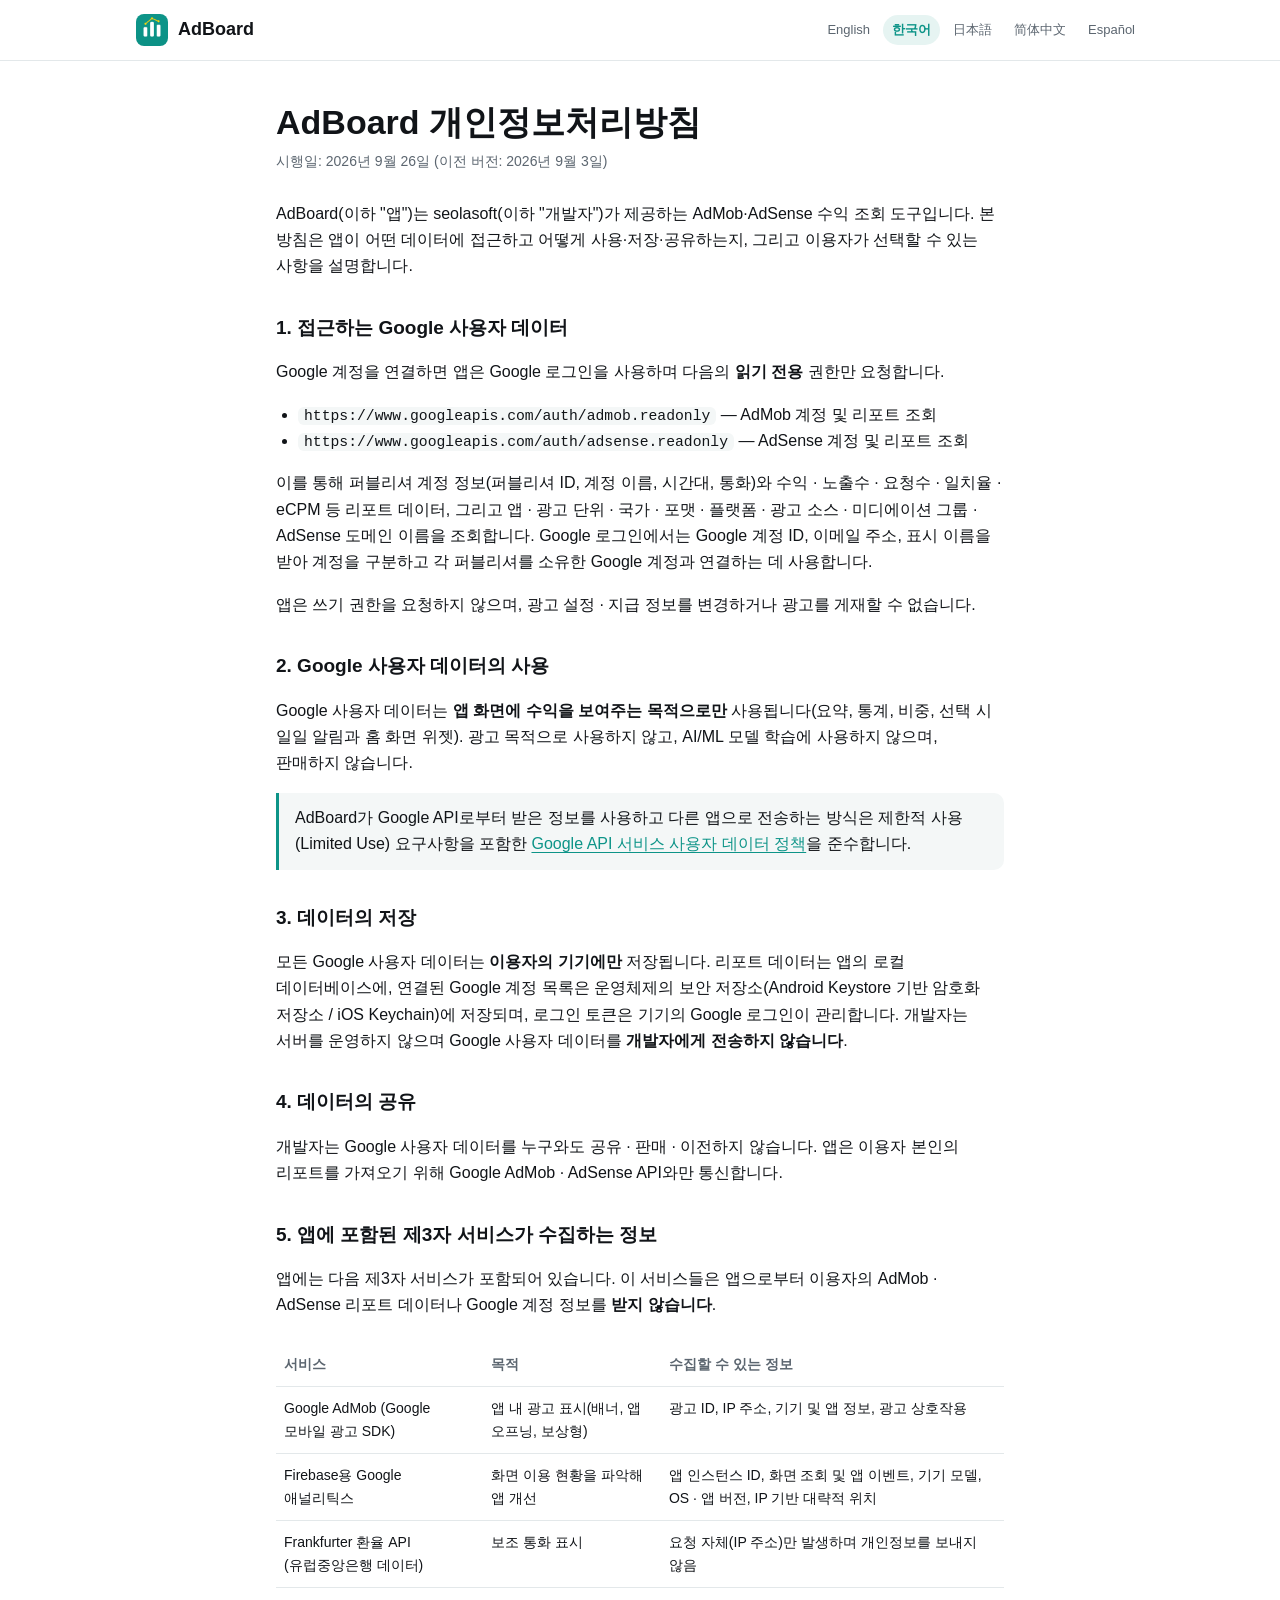
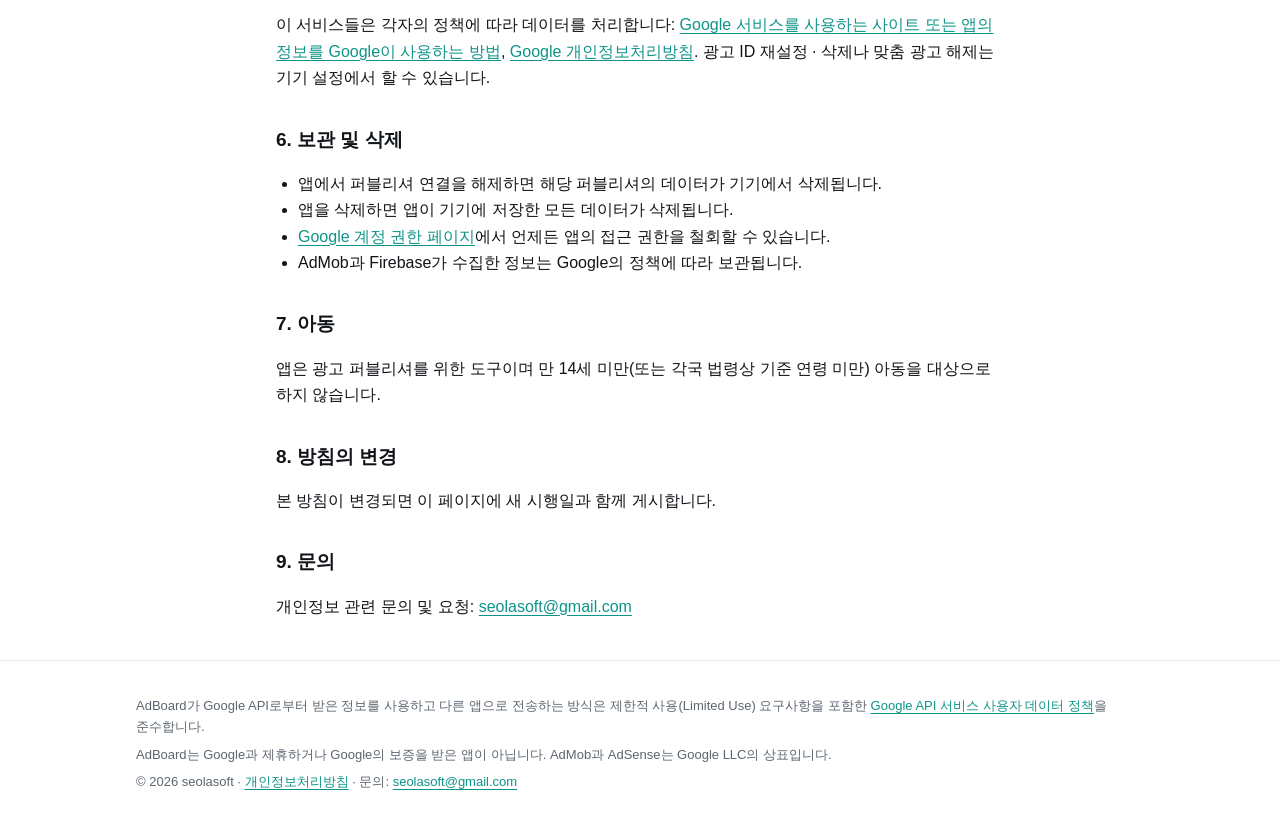
<file: index.html>
<!DOCTYPE html>
<html lang="ko">
<head>
<meta charset="utf-8">
<meta name="viewport" content="width=device-width, initial-scale=1">
<title>AdBoard 개인정보처리방침</title>
<meta name="description" content="AdBoard(이하 &quot;앱&quot;)는 seolasoft(이하 &quot;개발자&quot;)가 제공하는 AdMob·AdSense 수익 조회 도구입니다. 본 방침은 앱이 어떤 데이터에 접근하고 어떻게 사용·저장·공유하는지, 그리고 이용자가 선택할 수 있는 사항을 설명합니다.">
<link rel="canonical" href="https://blood8879.github.io/adboard-privacy/">
<link rel="alternate" hreflang="en" href="https://blood8879.github.io/adboard-privacy/en/privacy.html"><link rel="alternate" hreflang="ko" href="https://blood8879.github.io/adboard-privacy/"><link rel="alternate" hreflang="ja" href="https://blood8879.github.io/adboard-privacy/ja/privacy.html"><link rel="alternate" hreflang="zh-Hans" href="https://blood8879.github.io/adboard-privacy/zh/privacy.html"><link rel="alternate" hreflang="es" href="https://blood8879.github.io/adboard-privacy/es/privacy.html"><link rel="alternate" hreflang="x-default" href="https://blood8879.github.io/adboard-privacy/en/privacy.html">
<meta property="og:title" content="AdBoard 개인정보처리방침">
<meta property="og:description" content="AdBoard(이하 &quot;앱&quot;)는 seolasoft(이하 &quot;개발자&quot;)가 제공하는 AdMob·AdSense 수익 조회 도구입니다. 본 방침은 앱이 어떤 데이터에 접근하고 어떻게 사용·저장·공유하는지, 그리고 이용자가 선택할 수 있는 사항을 설명합니다.">
<meta property="og:image" content="https://blood8879.github.io/adboard-privacy/assets/icon-512.png">
<meta name="theme-color" content="#0d9488">
<link rel="icon" href="assets/icon-192.png">
<link rel="stylesheet" href="assets/site.css">
</head>
<body>
<header class="top"><div class="wrap"><a class="brand" href="ko/"><img src="assets/icon-192.png" alt="" width="32" height="32">AdBoard</a><nav class="langs" aria-label="Language"><a href="en/privacy.html" hreflang="en" lang="en">English</a><a href="./" hreflang="ko" lang="ko" aria-current="page">한국어</a><a href="ja/privacy.html" hreflang="ja" lang="ja">日本語</a><a href="zh/privacy.html" hreflang="zh-Hans" lang="zh-Hans">简体中文</a><a href="es/privacy.html" hreflang="es" lang="es">Español</a></nav></div></header>
<main class="doc"><div class="wrap narrow">
<h1>AdBoard 개인정보처리방침</h1>
<p class="meta">시행일: 2026년 9월 26일 (이전 버전: 2026년 9월 3일)</p>
<p>AdBoard(이하 "앱")는 seolasoft(이하 "개발자")가 제공하는 AdMob·AdSense 수익 조회 도구입니다. 본 방침은 앱이 어떤 데이터에 접근하고 어떻게 사용·저장·공유하는지, 그리고 이용자가 선택할 수 있는 사항을 설명합니다.</p>
<h2>1. 접근하는 Google 사용자 데이터</h2><p>Google 계정을 연결하면 앱은 Google 로그인을 사용하며 다음의 <strong>읽기 전용</strong> 권한만 요청합니다.</p><ul><li><code>https://www.googleapis.com/auth/admob.readonly</code> — AdMob 계정 및 리포트 조회</li><li><code>https://www.googleapis.com/auth/adsense.readonly</code> — AdSense 계정 및 리포트 조회</li></ul><p>이를 통해 퍼블리셔 계정 정보(퍼블리셔 ID, 계정 이름, 시간대, 통화)와 수익 · 노출수 · 요청수 · 일치율 · eCPM 등 리포트 데이터, 그리고 앱 · 광고 단위 · 국가 · 포맷 · 플랫폼 · 광고 소스 · 미디에이션 그룹 · AdSense 도메인 이름을 조회합니다. Google 로그인에서는 Google 계정 ID, 이메일 주소, 표시 이름을 받아 계정을 구분하고 각 퍼블리셔를 소유한 Google 계정과 연결하는 데 사용합니다.</p><p>앱은 쓰기 권한을 요청하지 않으며, 광고 설정 · 지급 정보를 변경하거나 광고를 게재할 수 없습니다.</p><h2>2. Google 사용자 데이터의 사용</h2><p>Google 사용자 데이터는 <strong>앱 화면에 수익을 보여주는 목적으로만</strong> 사용됩니다(요약, 통계, 비중, 선택 시 일일 알림과 홈 화면 위젯). 광고 목적으로 사용하지 않고, AI/ML 모델 학습에 사용하지 않으며, 판매하지 않습니다.</p><p class="note">AdBoard가 Google API로부터 받은 정보를 사용하고 다른 앱으로 전송하는 방식은 제한적 사용(Limited Use) 요구사항을 포함한 <a href="https://developers.google.com/terms/api-services-user-data-policy">Google API 서비스 사용자 데이터 정책</a>을 준수합니다.</p><h2>3. 데이터의 저장</h2><p>모든 Google 사용자 데이터는 <strong>이용자의 기기에만</strong> 저장됩니다. 리포트 데이터는 앱의 로컬 데이터베이스에, 연결된 Google 계정 목록은 운영체제의 보안 저장소(Android Keystore 기반 암호화 저장소 / iOS Keychain)에 저장되며, 로그인 토큰은 기기의 Google 로그인이 관리합니다. 개발자는 서버를 운영하지 않으며 Google 사용자 데이터를 <strong>개발자에게 전송하지 않습니다</strong>.</p><h2>4. 데이터의 공유</h2><p>개발자는 Google 사용자 데이터를 누구와도 공유 · 판매 · 이전하지 않습니다. 앱은 이용자 본인의 리포트를 가져오기 위해 Google AdMob · AdSense API와만 통신합니다.</p><h2>5. 앱에 포함된 제3자 서비스가 수집하는 정보</h2><p>앱에는 다음 제3자 서비스가 포함되어 있습니다. 이 서비스들은 앱으로부터 이용자의 AdMob · AdSense 리포트 데이터나 Google 계정 정보를 <strong>받지 않습니다</strong>.</p><div class="table-scroll"><table><tr><th>서비스</th><th>목적</th><th>수집할 수 있는 정보</th></tr><tr><td>Google AdMob (Google 모바일 광고 SDK)</td><td>앱 내 광고 표시(배너, 앱 오프닝, 보상형)</td><td>광고 ID, IP 주소, 기기 및 앱 정보, 광고 상호작용</td></tr><tr><td>Firebase용 Google 애널리틱스</td><td>화면 이용 현황을 파악해 앱 개선</td><td>앱 인스턴스 ID, 화면 조회 및 앱 이벤트, 기기 모델, OS · 앱 버전, IP 기반 대략적 위치</td></tr><tr><td>Frankfurter 환율 API (유럽중앙은행 데이터)</td><td>보조 통화 표시</td><td>요청 자체(IP 주소)만 발생하며 개인정보를 보내지 않음</td></tr></table></div><p>이 서비스들은 각자의 정책에 따라 데이터를 처리합니다: <a href="https://policies.google.com/technologies/partner-sites">Google 서비스를 사용하는 사이트 또는 앱의 정보를 Google이 사용하는 방법</a>, <a href="https://policies.google.com/privacy">Google 개인정보처리방침</a>. 광고 ID 재설정 · 삭제나 맞춤 광고 해제는 기기 설정에서 할 수 있습니다.</p><h2>6. 보관 및 삭제</h2><ul><li>앱에서 퍼블리셔 연결을 해제하면 해당 퍼블리셔의 데이터가 기기에서 삭제됩니다.</li><li>앱을 삭제하면 앱이 기기에 저장한 모든 데이터가 삭제됩니다.</li><li><a href="https://myaccount.google.com/permissions">Google 계정 권한 페이지</a>에서 언제든 앱의 접근 권한을 철회할 수 있습니다.</li><li>AdMob과 Firebase가 수집한 정보는 Google의 정책에 따라 보관됩니다.</li></ul><h2>7. 아동</h2><p>앱은 광고 퍼블리셔를 위한 도구이며 만 14세 미만(또는 각국 법령상 기준 연령 미만) 아동을 대상으로 하지 않습니다.</p><h2>8. 방침의 변경</h2><p>본 방침이 변경되면 이 페이지에 새 시행일과 함께 게시합니다.</p><h2>9. 문의</h2><p>개인정보 관련 문의 및 요청: <a href="mailto:seolasoft@gmail.com">seolasoft@gmail.com</a></p>
</div></main>
<footer><div class="wrap">
<p>AdBoard가 Google API로부터 받은 정보를 사용하고 다른 앱으로 전송하는 방식은 제한적 사용(Limited Use) 요구사항을 포함한 <a href="https://developers.google.com/terms/api-services-user-data-policy">Google API 서비스 사용자 데이터 정책</a>을 준수합니다.</p>
<p>AdBoard는 Google과 제휴하거나 Google의 보증을 받은 앱이 아닙니다. AdMob과 AdSense는 Google LLC의 상표입니다.</p>
<p>© 2026 seolasoft · <a href="./">개인정보처리방침</a> · 문의: <a href="mailto:seolasoft@gmail.com">seolasoft@gmail.com</a></p>
</div></footer>
</body>
</html>
</file>
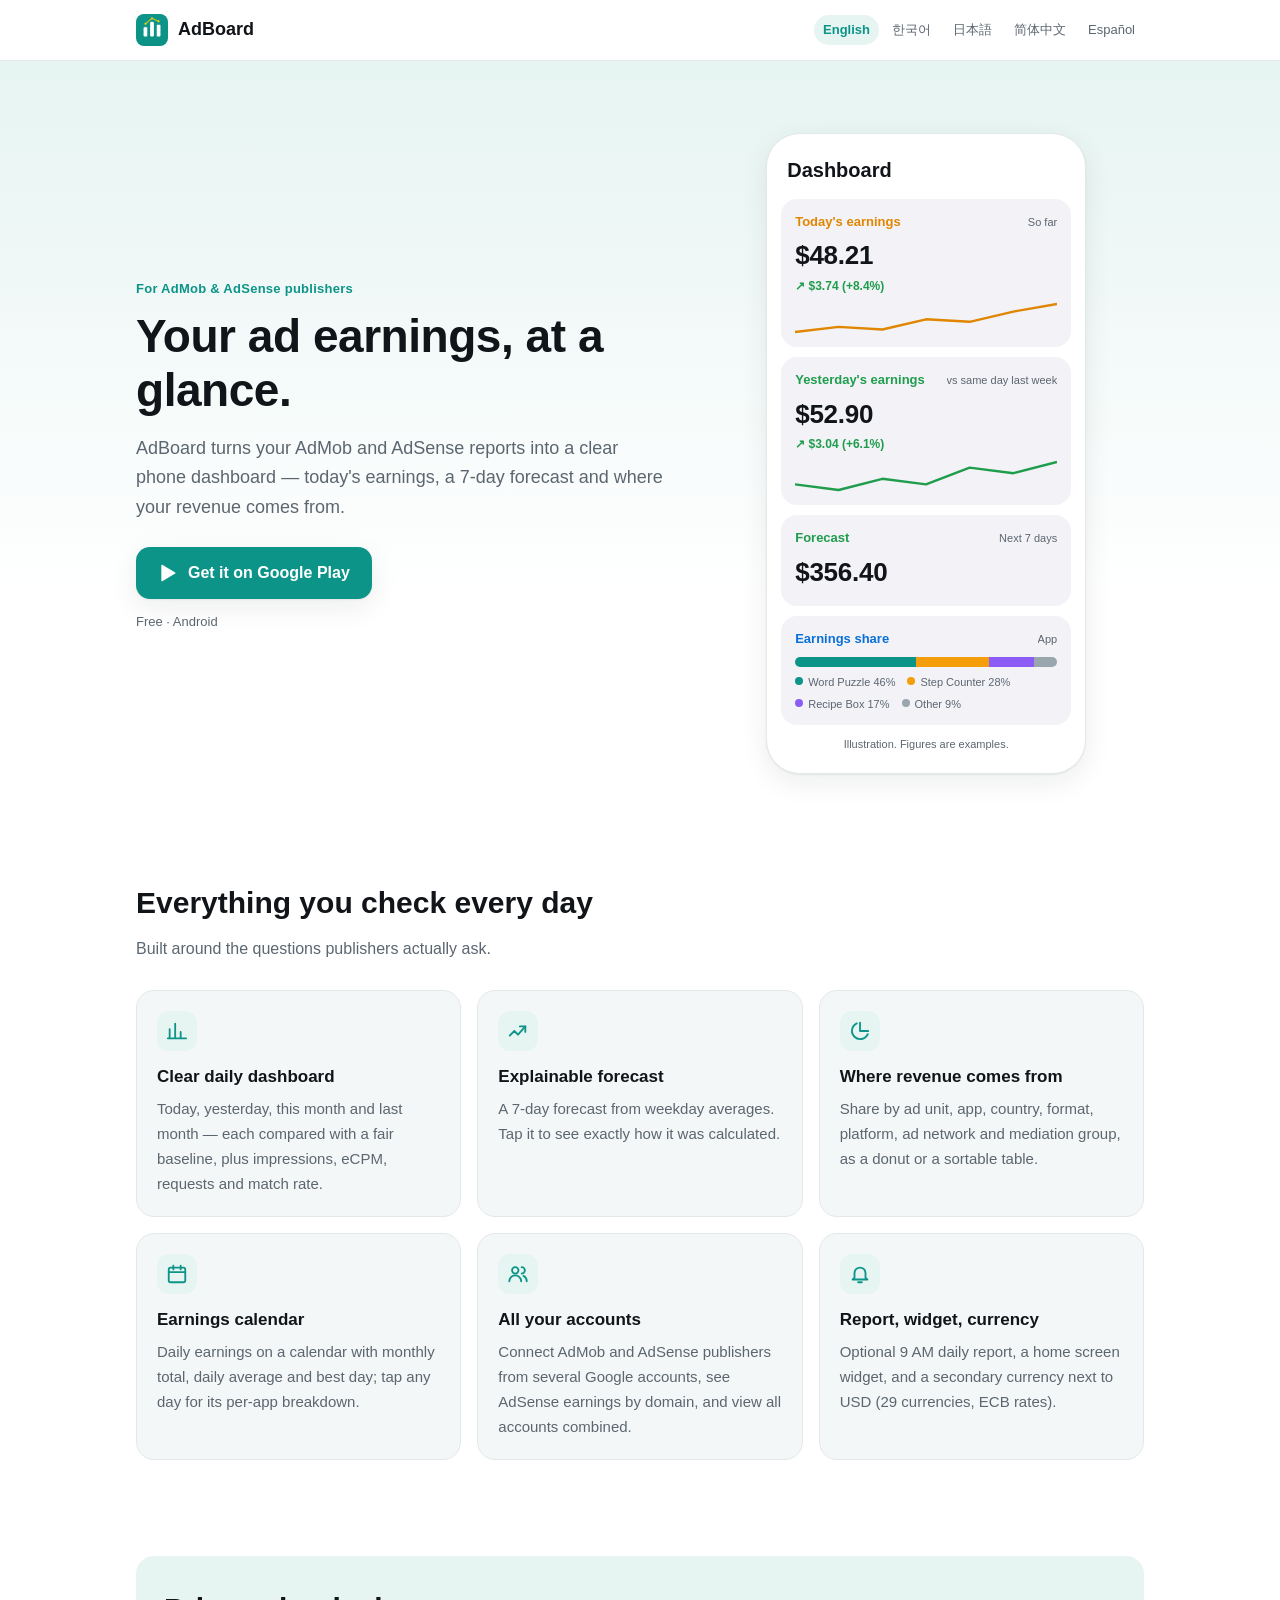
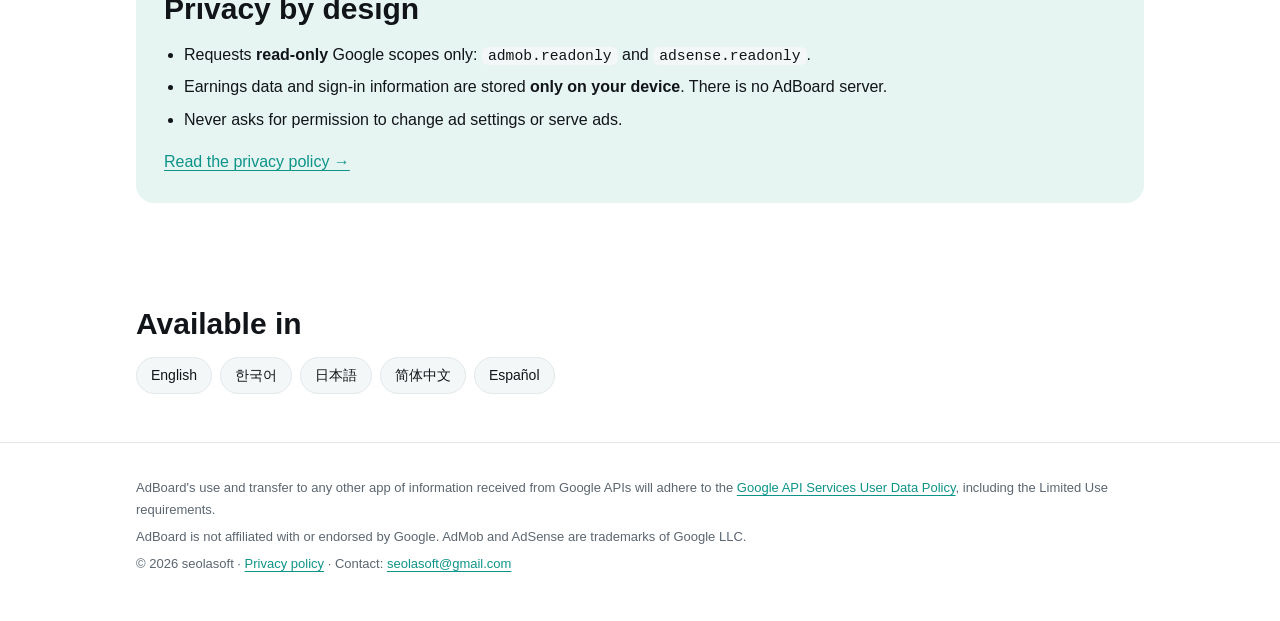
<file: en/index.html>
<!DOCTYPE html>
<html lang="en">
<head>
<meta charset="utf-8">
<meta name="viewport" content="width=device-width, initial-scale=1">
<title>AdBoard — AdMob &amp; AdSense earnings dashboard</title>
<meta name="description" content="See your AdMob and AdSense earnings at a glance: today, forecast, and share by app, country and more. Read-only access, data stays on your device.">
<link rel="canonical" href="https://blood8879.github.io/adboard-privacy/en/">
<link rel="alternate" hreflang="en" href="https://blood8879.github.io/adboard-privacy/en/"><link rel="alternate" hreflang="ko" href="https://blood8879.github.io/adboard-privacy/ko/"><link rel="alternate" hreflang="ja" href="https://blood8879.github.io/adboard-privacy/ja/"><link rel="alternate" hreflang="zh-Hans" href="https://blood8879.github.io/adboard-privacy/zh/"><link rel="alternate" hreflang="es" href="https://blood8879.github.io/adboard-privacy/es/"><link rel="alternate" hreflang="x-default" href="https://blood8879.github.io/adboard-privacy/en/">
<meta property="og:title" content="AdBoard — AdMob &amp; AdSense earnings dashboard">
<meta property="og:description" content="See your AdMob and AdSense earnings at a glance: today, forecast, and share by app, country and more. Read-only access, data stays on your device.">
<meta property="og:image" content="https://blood8879.github.io/adboard-privacy/assets/icon-512.png">
<meta name="theme-color" content="#0d9488">
<link rel="icon" href="../assets/icon-192.png">
<link rel="stylesheet" href="../assets/site.css">
</head>
<body>
<header class="top"><div class="wrap"><a class="brand" href="./"><img src="../assets/icon-192.png" alt="" width="32" height="32">AdBoard</a><nav class="langs" aria-label="Language"><a href="./" hreflang="en" lang="en" aria-current="page">English</a><a href="../ko/" hreflang="ko" lang="ko">한국어</a><a href="../ja/" hreflang="ja" lang="ja">日本語</a><a href="../zh/" hreflang="zh-Hans" lang="zh-Hans">简体中文</a><a href="../es/" hreflang="es" lang="es">Español</a></nav></div></header>
<main>
<section class="hero"><div class="wrap">
  <div>
    <span class="eyebrow">For AdMob & AdSense publishers</span>
    <h1>Your ad earnings, at a glance.</h1>
    <p class="lead">AdBoard turns your AdMob and AdSense reports into a clear phone dashboard — today's earnings, a 7-day forecast and where your revenue comes from.</p>
    <a class="cta" href="https://play.google.com/store/apps/details?id=com.seolasoft.adboard&amp;hl=en"><svg viewBox="0 0 24 24" aria-hidden="true" fill="currentColor"><path d="M4 2.8v18.4c0 .6.7 1 1.2.7l15.4-9.2c.5-.3.5-1.1 0-1.4L5.2 2.1C4.7 1.8 4 2.2 4 2.8z"/></svg>Get it on Google Play</a>
    <span class="sub-cta">Free · Android</span>
  </div>
  <figure class="phone" aria-label="Illustration. Figures are examples.">
    <div class="ph-title">Dashboard</div>
    <div class="mcard"><div class="row"><span class="k amber">Today's earnings</span><span class="c">So far</span></div>
      <div class="v">$48.21</div><div class="d up">↗ $3.74 (+8.4%)</div><svg class="spark" viewBox="0 0 260 34" preserveAspectRatio="none" aria-hidden="true"><path d="M0.0,31.0 L43.3,25.9 L86.7,28.5 L130.0,18.3 L173.3,20.8 L216.7,10.6 L260.0,3.0" fill="none" stroke="var(--amber)" stroke-width="2.4" stroke-linejoin="round" /></svg></div>
    <div class="mcard"><div class="row"><span class="k green">Yesterday's earnings</span><span class="c">vs same day last week</span></div>
      <div class="v">$52.90</div><div class="d up">↗ $3.04 (+6.1%)</div><svg class="spark" viewBox="0 0 260 34" preserveAspectRatio="none" aria-hidden="true"><path d="M0.0,25.4 L43.3,31.0 L86.7,19.8 L130.0,25.4 L173.3,8.6 L216.7,14.2 L260.0,3.0" fill="none" stroke="var(--up)" stroke-width="2.4" stroke-linejoin="round" /></svg></div>
    <div class="mcard"><div class="row"><span class="k green">Forecast</span><span class="c">Next 7 days</span></div>
      <div class="v">$356.40</div></div>
    <div class="mcard"><div class="row"><span class="k blue">Earnings share</span><span class="c">App</span></div>
      <div class="bar"><span style="width:46%;background:#0d9488"></span><span style="width:28%;background:#f59e0b"></span><span style="width:17%;background:#8b5cf6"></span><span style="width:9%;background:#9aa6ae"></span></div><div class="legend"><span><i style="background:#0d9488"></i>Word Puzzle 46%</span><span><i style="background:#f59e0b"></i>Step Counter 28%</span><span><i style="background:#8b5cf6"></i>Recipe Box 17%</span><span><i style="background:#9aa6ae"></i>Other 9%</span></div></div>
    <figcaption class="mock-note">Illustration. Figures are examples.</figcaption>
  </figure>
</div></section>

<section><div class="wrap">
  <h2>Everything you check every day</h2>
  <p class="intro">Built around the questions publishers actually ask.</p>
  <div class="grid"><article class="feat"><div class="ico"><svg viewBox="0 0 24 24" fill="none" stroke="currentColor" stroke-width="2" stroke-linecap="round" stroke-linejoin="round" aria-hidden="true"><path d="M4 20V10M10 20V4M16 20v-7M22 20H2" /></svg></div><h3>Clear daily dashboard</h3><p>Today, yesterday, this month and last month — each compared with a fair baseline, plus impressions, eCPM, requests and match rate.</p></article><article class="feat"><div class="ico"><svg viewBox="0 0 24 24" fill="none" stroke="currentColor" stroke-width="2" stroke-linecap="round" stroke-linejoin="round" aria-hidden="true"><path d="M3 17l5-5 4 4 8-9" /><path d="M14 7h6v6" /></svg></div><h3>Explainable forecast</h3><p>A 7-day forecast from weekday averages. Tap it to see exactly how it was calculated.</p></article><article class="feat"><div class="ico"><svg viewBox="0 0 24 24" fill="none" stroke="currentColor" stroke-width="2" stroke-linecap="round" stroke-linejoin="round" aria-hidden="true"><path d="M12 3v9h9" /><path d="M20.5 15.5A9 9 0 1 1 8.5 3.7" /></svg></div><h3>Where revenue comes from</h3><p>Share by ad unit, app, country, format, platform, ad network and mediation group, as a donut or a sortable table.</p></article><article class="feat"><div class="ico"><svg viewBox="0 0 24 24" fill="none" stroke="currentColor" stroke-width="2" stroke-linecap="round" stroke-linejoin="round" aria-hidden="true"><rect x="3" y="5" width="18" height="16" rx="2" /><path d="M3 10h18M8 3v4M16 3v4" /></svg></div><h3>Earnings calendar</h3><p>Daily earnings on a calendar with monthly total, daily average and best day; tap any day for its per-app breakdown.</p></article><article class="feat"><div class="ico"><svg viewBox="0 0 24 24" fill="none" stroke="currentColor" stroke-width="2" stroke-linecap="round" stroke-linejoin="round" aria-hidden="true"><circle cx="9" cy="8" r="3.5" /><path d="M2.5 20a6.5 6.5 0 0 1 13 0" /><path d="M16 4.5a3.5 3.5 0 0 1 0 7M18 14a6.5 6.5 0 0 1 3.5 6" /></svg></div><h3>All your accounts</h3><p>Connect AdMob and AdSense publishers from several Google accounts, see AdSense earnings by domain, and view all accounts combined.</p></article><article class="feat"><div class="ico"><svg viewBox="0 0 24 24" fill="none" stroke="currentColor" stroke-width="2" stroke-linecap="round" stroke-linejoin="round" aria-hidden="true"><path d="M6 16V11a6 6 0 1 1 12 0v5l2 2H4z" /><path d="M10 21h4" /></svg></div><h3>Report, widget, currency</h3><p>Optional 9 AM daily report, a home screen widget, and a secondary currency next to USD (29 currencies, ECB rates).</p></article></div>
</div></section>

<section><div class="wrap">
  <div class="privacy-box">
    <h2>Privacy by design</h2>
    <ul><li>Requests <strong>read-only</strong> Google scopes only: <code>admob.readonly</code> and <code>adsense.readonly</code>.</li><li>Earnings data and sign-in information are stored <strong>only on your device</strong>. There is no AdBoard server.</li><li>Never asks for permission to change ad settings or serve ads.</li></ul>
    <a href="privacy.html">Read the privacy policy →</a>
  </div>
</div></section>

<section><div class="wrap">
  <h2>Available in</h2>
  <ul class="langs-list"><li lang="en">English</li><li lang="ko">한국어</li><li lang="ja">日本語</li><li lang="zh-Hans">简体中文</li><li lang="es">Español</li></ul>
</div></section>
</main>
<footer><div class="wrap">
<p>AdBoard's use and transfer to any other app of information received from Google APIs will adhere to the <a href="https://developers.google.com/terms/api-services-user-data-policy">Google API Services User Data Policy</a>, including the Limited Use requirements.</p>
<p>AdBoard is not affiliated with or endorsed by Google. AdMob and AdSense are trademarks of Google LLC.</p>
<p>© 2026 seolasoft · <a href="privacy.html">Privacy policy</a> · Contact: <a href="mailto:seolasoft@gmail.com">seolasoft@gmail.com</a></p>
</div></footer>
</body>
</html>
</file>
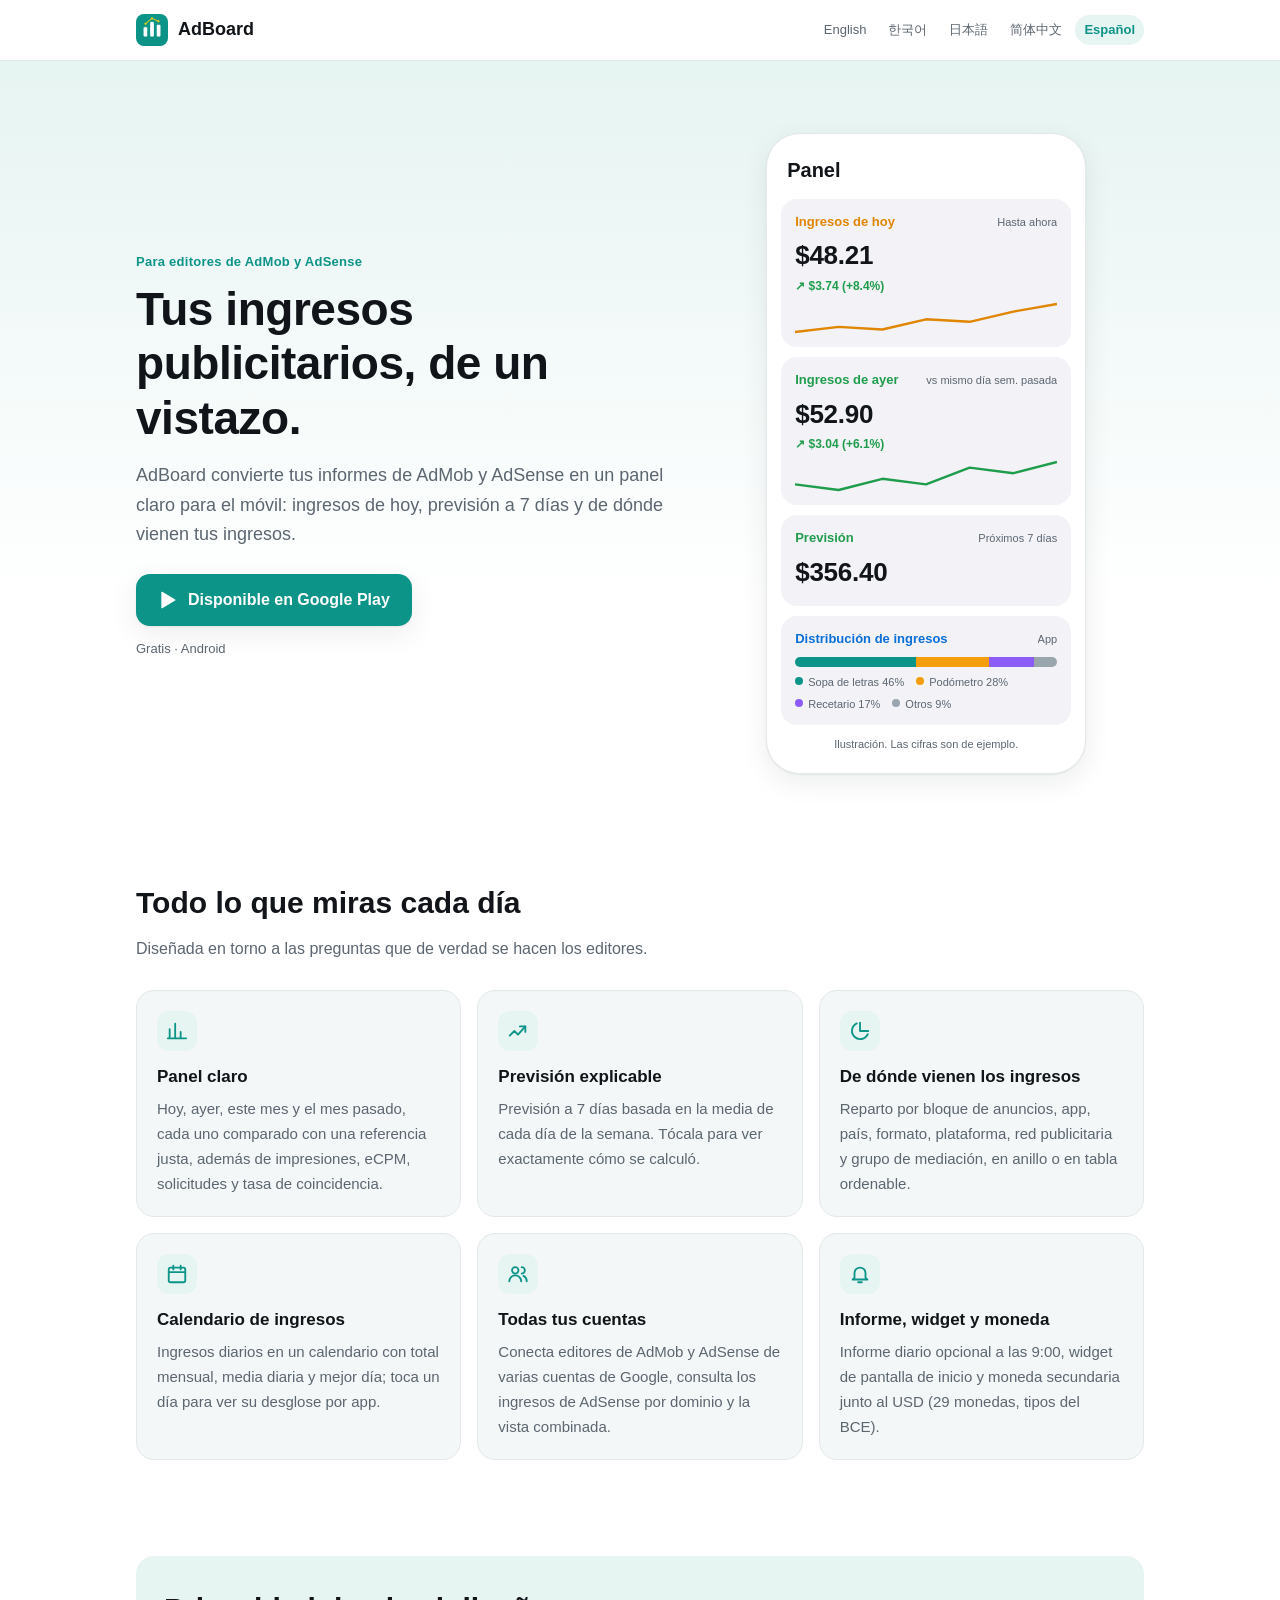
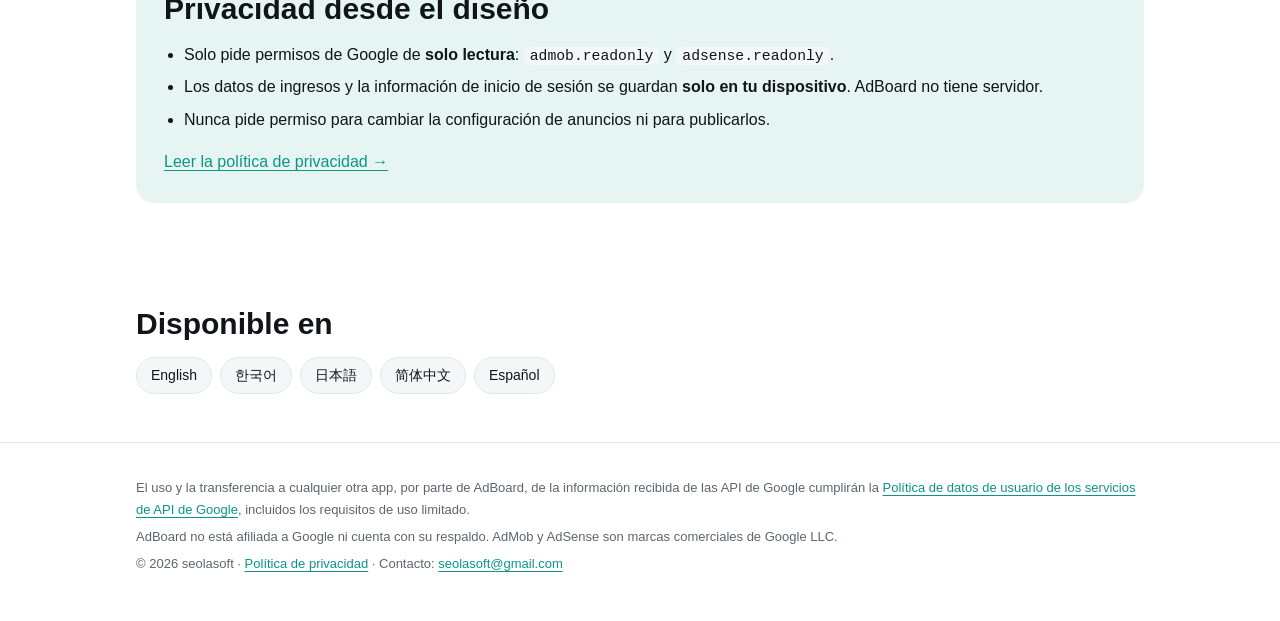
<file: es/index.html>
<!DOCTYPE html>
<html lang="es">
<head>
<meta charset="utf-8">
<meta name="viewport" content="width=device-width, initial-scale=1">
<title>AdBoard — Panel de ingresos de AdMob y AdSense</title>
<meta name="description" content="Tus ingresos de AdMob y AdSense de un vistazo: hoy, previsión y reparto por app, país y más. Acceso de solo lectura; los datos se quedan en tu dispositivo.">
<link rel="canonical" href="https://blood8879.github.io/adboard-privacy/es/">
<link rel="alternate" hreflang="en" href="https://blood8879.github.io/adboard-privacy/en/"><link rel="alternate" hreflang="ko" href="https://blood8879.github.io/adboard-privacy/ko/"><link rel="alternate" hreflang="ja" href="https://blood8879.github.io/adboard-privacy/ja/"><link rel="alternate" hreflang="zh-Hans" href="https://blood8879.github.io/adboard-privacy/zh/"><link rel="alternate" hreflang="es" href="https://blood8879.github.io/adboard-privacy/es/"><link rel="alternate" hreflang="x-default" href="https://blood8879.github.io/adboard-privacy/en/">
<meta property="og:title" content="AdBoard — Panel de ingresos de AdMob y AdSense">
<meta property="og:description" content="Tus ingresos de AdMob y AdSense de un vistazo: hoy, previsión y reparto por app, país y más. Acceso de solo lectura; los datos se quedan en tu dispositivo.">
<meta property="og:image" content="https://blood8879.github.io/adboard-privacy/assets/icon-512.png">
<meta name="theme-color" content="#0d9488">
<link rel="icon" href="../assets/icon-192.png">
<link rel="stylesheet" href="../assets/site.css">
</head>
<body>
<header class="top"><div class="wrap"><a class="brand" href="./"><img src="../assets/icon-192.png" alt="" width="32" height="32">AdBoard</a><nav class="langs" aria-label="Language"><a href="../en/" hreflang="en" lang="en">English</a><a href="../ko/" hreflang="ko" lang="ko">한국어</a><a href="../ja/" hreflang="ja" lang="ja">日本語</a><a href="../zh/" hreflang="zh-Hans" lang="zh-Hans">简体中文</a><a href="./" hreflang="es" lang="es" aria-current="page">Español</a></nav></div></header>
<main>
<section class="hero"><div class="wrap">
  <div>
    <span class="eyebrow">Para editores de AdMob y AdSense</span>
    <h1>Tus ingresos publicitarios, de un vistazo.</h1>
    <p class="lead">AdBoard convierte tus informes de AdMob y AdSense en un panel claro para el móvil: ingresos de hoy, previsión a 7 días y de dónde vienen tus ingresos.</p>
    <a class="cta" href="https://play.google.com/store/apps/details?id=com.seolasoft.adboard&amp;hl=es"><svg viewBox="0 0 24 24" aria-hidden="true" fill="currentColor"><path d="M4 2.8v18.4c0 .6.7 1 1.2.7l15.4-9.2c.5-.3.5-1.1 0-1.4L5.2 2.1C4.7 1.8 4 2.2 4 2.8z"/></svg>Disponible en Google Play</a>
    <span class="sub-cta">Gratis · Android</span>
  </div>
  <figure class="phone" aria-label="Ilustración. Las cifras son de ejemplo.">
    <div class="ph-title">Panel</div>
    <div class="mcard"><div class="row"><span class="k amber">Ingresos de hoy</span><span class="c">Hasta ahora</span></div>
      <div class="v">$48.21</div><div class="d up">↗ $3.74 (+8.4%)</div><svg class="spark" viewBox="0 0 260 34" preserveAspectRatio="none" aria-hidden="true"><path d="M0.0,31.0 L43.3,25.9 L86.7,28.5 L130.0,18.3 L173.3,20.8 L216.7,10.6 L260.0,3.0" fill="none" stroke="var(--amber)" stroke-width="2.4" stroke-linejoin="round" /></svg></div>
    <div class="mcard"><div class="row"><span class="k green">Ingresos de ayer</span><span class="c">vs mismo día sem. pasada</span></div>
      <div class="v">$52.90</div><div class="d up">↗ $3.04 (+6.1%)</div><svg class="spark" viewBox="0 0 260 34" preserveAspectRatio="none" aria-hidden="true"><path d="M0.0,25.4 L43.3,31.0 L86.7,19.8 L130.0,25.4 L173.3,8.6 L216.7,14.2 L260.0,3.0" fill="none" stroke="var(--up)" stroke-width="2.4" stroke-linejoin="round" /></svg></div>
    <div class="mcard"><div class="row"><span class="k green">Previsión</span><span class="c">Próximos 7 días</span></div>
      <div class="v">$356.40</div></div>
    <div class="mcard"><div class="row"><span class="k blue">Distribución de ingresos</span><span class="c">App</span></div>
      <div class="bar"><span style="width:46%;background:#0d9488"></span><span style="width:28%;background:#f59e0b"></span><span style="width:17%;background:#8b5cf6"></span><span style="width:9%;background:#9aa6ae"></span></div><div class="legend"><span><i style="background:#0d9488"></i>Sopa de letras 46%</span><span><i style="background:#f59e0b"></i>Podómetro 28%</span><span><i style="background:#8b5cf6"></i>Recetario 17%</span><span><i style="background:#9aa6ae"></i>Otros 9%</span></div></div>
    <figcaption class="mock-note">Ilustración. Las cifras son de ejemplo.</figcaption>
  </figure>
</div></section>

<section><div class="wrap">
  <h2>Todo lo que miras cada día</h2>
  <p class="intro">Diseñada en torno a las preguntas que de verdad se hacen los editores.</p>
  <div class="grid"><article class="feat"><div class="ico"><svg viewBox="0 0 24 24" fill="none" stroke="currentColor" stroke-width="2" stroke-linecap="round" stroke-linejoin="round" aria-hidden="true"><path d="M4 20V10M10 20V4M16 20v-7M22 20H2" /></svg></div><h3>Panel claro</h3><p>Hoy, ayer, este mes y el mes pasado, cada uno comparado con una referencia justa, además de impresiones, eCPM, solicitudes y tasa de coincidencia.</p></article><article class="feat"><div class="ico"><svg viewBox="0 0 24 24" fill="none" stroke="currentColor" stroke-width="2" stroke-linecap="round" stroke-linejoin="round" aria-hidden="true"><path d="M3 17l5-5 4 4 8-9" /><path d="M14 7h6v6" /></svg></div><h3>Previsión explicable</h3><p>Previsión a 7 días basada en la media de cada día de la semana. Tócala para ver exactamente cómo se calculó.</p></article><article class="feat"><div class="ico"><svg viewBox="0 0 24 24" fill="none" stroke="currentColor" stroke-width="2" stroke-linecap="round" stroke-linejoin="round" aria-hidden="true"><path d="M12 3v9h9" /><path d="M20.5 15.5A9 9 0 1 1 8.5 3.7" /></svg></div><h3>De dónde vienen los ingresos</h3><p>Reparto por bloque de anuncios, app, país, formato, plataforma, red publicitaria y grupo de mediación, en anillo o en tabla ordenable.</p></article><article class="feat"><div class="ico"><svg viewBox="0 0 24 24" fill="none" stroke="currentColor" stroke-width="2" stroke-linecap="round" stroke-linejoin="round" aria-hidden="true"><rect x="3" y="5" width="18" height="16" rx="2" /><path d="M3 10h18M8 3v4M16 3v4" /></svg></div><h3>Calendario de ingresos</h3><p>Ingresos diarios en un calendario con total mensual, media diaria y mejor día; toca un día para ver su desglose por app.</p></article><article class="feat"><div class="ico"><svg viewBox="0 0 24 24" fill="none" stroke="currentColor" stroke-width="2" stroke-linecap="round" stroke-linejoin="round" aria-hidden="true"><circle cx="9" cy="8" r="3.5" /><path d="M2.5 20a6.5 6.5 0 0 1 13 0" /><path d="M16 4.5a3.5 3.5 0 0 1 0 7M18 14a6.5 6.5 0 0 1 3.5 6" /></svg></div><h3>Todas tus cuentas</h3><p>Conecta editores de AdMob y AdSense de varias cuentas de Google, consulta los ingresos de AdSense por dominio y la vista combinada.</p></article><article class="feat"><div class="ico"><svg viewBox="0 0 24 24" fill="none" stroke="currentColor" stroke-width="2" stroke-linecap="round" stroke-linejoin="round" aria-hidden="true"><path d="M6 16V11a6 6 0 1 1 12 0v5l2 2H4z" /><path d="M10 21h4" /></svg></div><h3>Informe, widget y moneda</h3><p>Informe diario opcional a las 9:00, widget de pantalla de inicio y moneda secundaria junto al USD (29 monedas, tipos del BCE).</p></article></div>
</div></section>

<section><div class="wrap">
  <div class="privacy-box">
    <h2>Privacidad desde el diseño</h2>
    <ul><li>Solo pide permisos de Google de <strong>solo lectura</strong>: <code>admob.readonly</code> y <code>adsense.readonly</code>.</li><li>Los datos de ingresos y la información de inicio de sesión se guardan <strong>solo en tu dispositivo</strong>. AdBoard no tiene servidor.</li><li>Nunca pide permiso para cambiar la configuración de anuncios ni para publicarlos.</li></ul>
    <a href="privacy.html">Leer la política de privacidad →</a>
  </div>
</div></section>

<section><div class="wrap">
  <h2>Disponible en</h2>
  <ul class="langs-list"><li lang="en">English</li><li lang="ko">한국어</li><li lang="ja">日本語</li><li lang="zh-Hans">简体中文</li><li lang="es">Español</li></ul>
</div></section>
</main>
<footer><div class="wrap">
<p>El uso y la transferencia a cualquier otra app, por parte de AdBoard, de la información recibida de las API de Google cumplirán la <a href="https://developers.google.com/terms/api-services-user-data-policy">Política de datos de usuario de los servicios de API de Google</a>, incluidos los requisitos de uso limitado.</p>
<p>AdBoard no está afiliada a Google ni cuenta con su respaldo. AdMob y AdSense son marcas comerciales de Google LLC.</p>
<p>© 2026 seolasoft · <a href="privacy.html">Política de privacidad</a> · Contacto: <a href="mailto:seolasoft@gmail.com">seolasoft@gmail.com</a></p>
</div></footer>
</body>
</html>
</file>
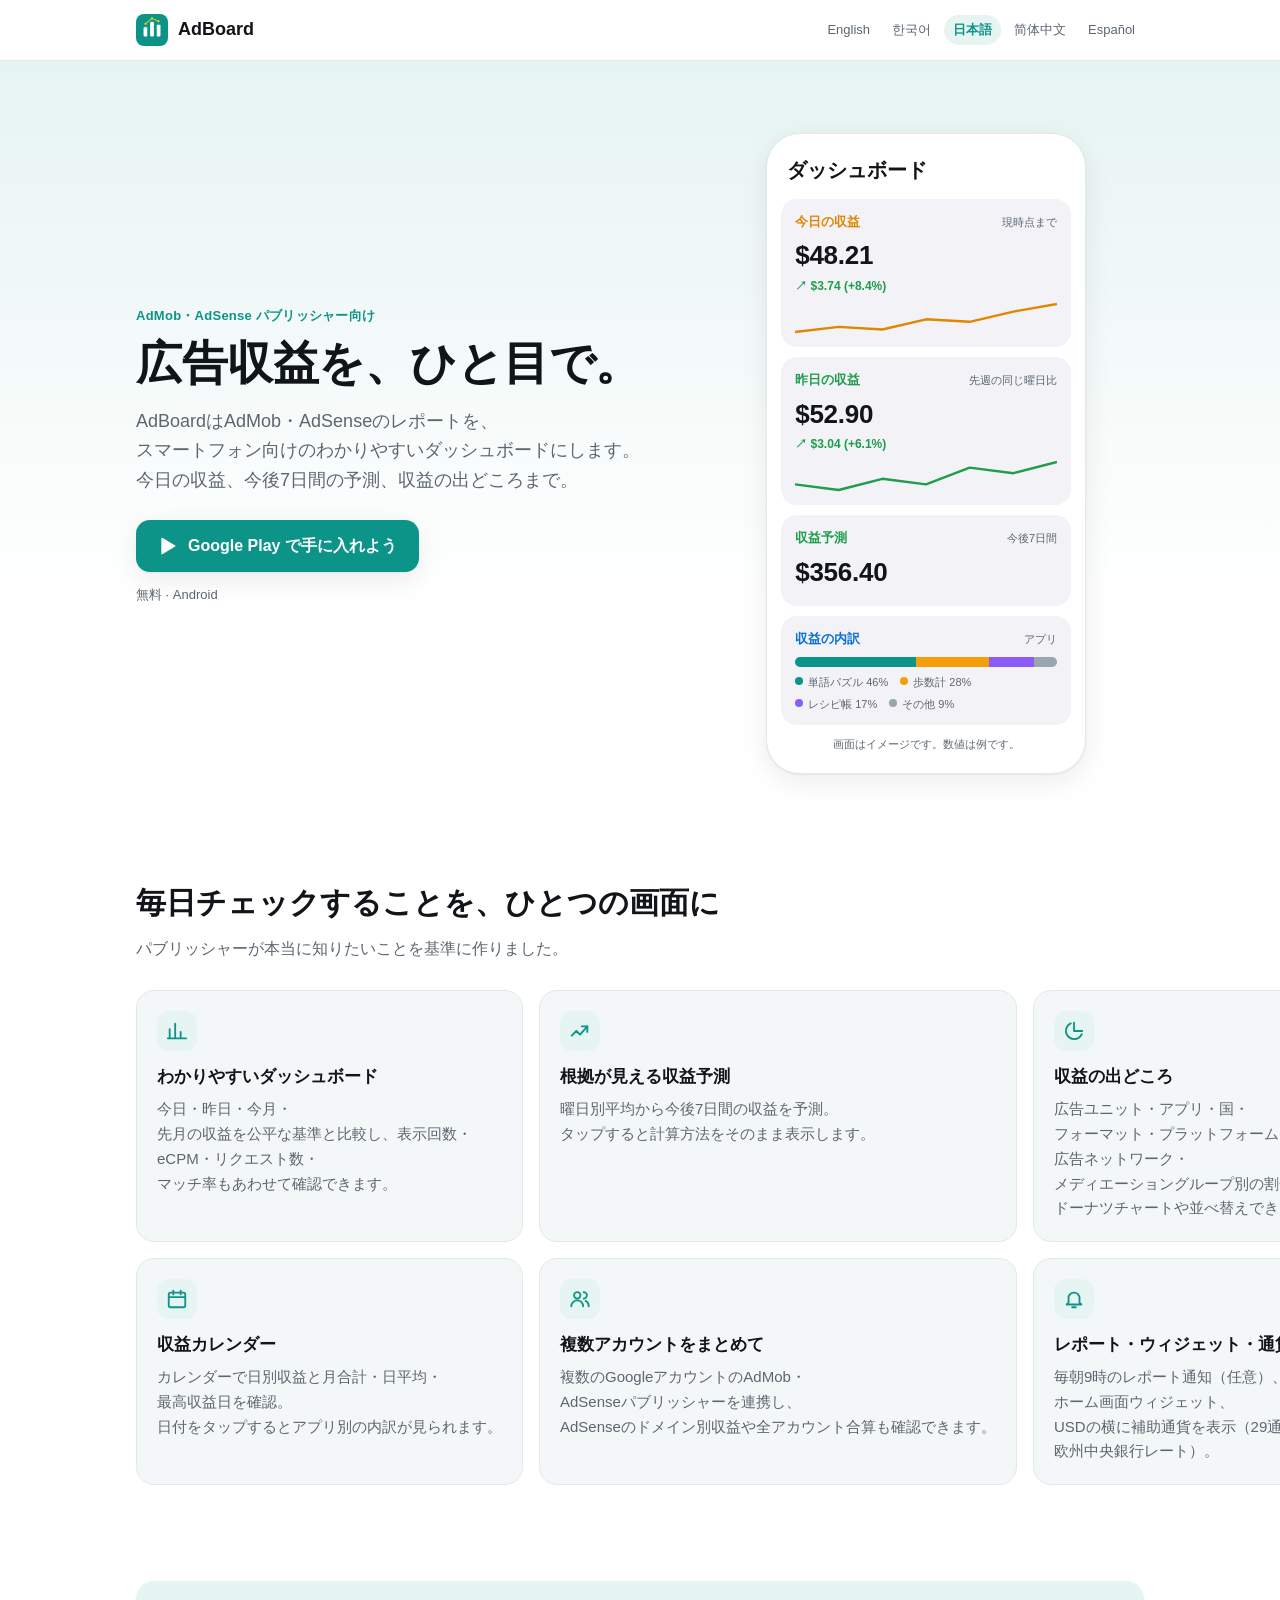
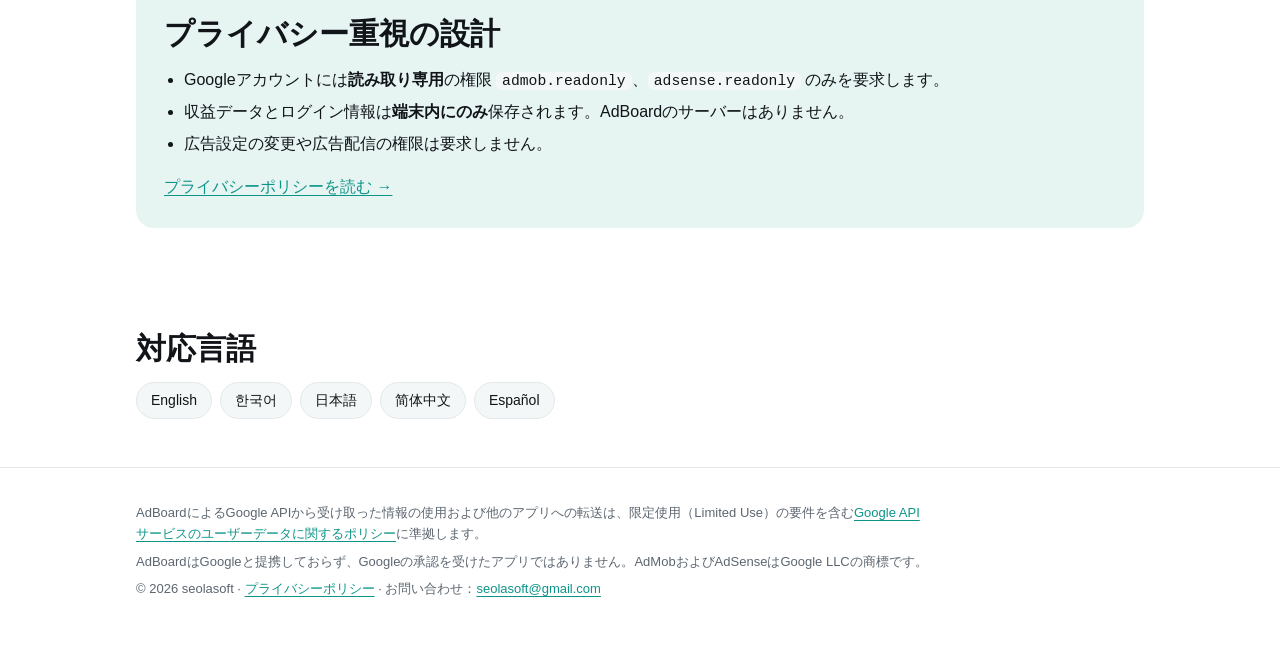
<file: ja/index.html>
<!DOCTYPE html>
<html lang="ja">
<head>
<meta charset="utf-8">
<meta name="viewport" content="width=device-width, initial-scale=1">
<title>AdBoard — AdMob・AdSense 収益ダッシュボード</title>
<meta name="description" content="AdMob・AdSenseの収益をひと目で。今日の収益、収益予測、アプリ・国別の内訳まで。読み取り専用の権限で、データは端末内にのみ保存されます。">
<link rel="canonical" href="https://blood8879.github.io/adboard-privacy/ja/">
<link rel="alternate" hreflang="en" href="https://blood8879.github.io/adboard-privacy/en/"><link rel="alternate" hreflang="ko" href="https://blood8879.github.io/adboard-privacy/ko/"><link rel="alternate" hreflang="ja" href="https://blood8879.github.io/adboard-privacy/ja/"><link rel="alternate" hreflang="zh-Hans" href="https://blood8879.github.io/adboard-privacy/zh/"><link rel="alternate" hreflang="es" href="https://blood8879.github.io/adboard-privacy/es/"><link rel="alternate" hreflang="x-default" href="https://blood8879.github.io/adboard-privacy/en/">
<meta property="og:title" content="AdBoard — AdMob・AdSense 収益ダッシュボード">
<meta property="og:description" content="AdMob・AdSenseの収益をひと目で。今日の収益、収益予測、アプリ・国別の内訳まで。読み取り専用の権限で、データは端末内にのみ保存されます。">
<meta property="og:image" content="https://blood8879.github.io/adboard-privacy/assets/icon-512.png">
<meta name="theme-color" content="#0d9488">
<link rel="icon" href="../assets/icon-192.png">
<link rel="stylesheet" href="../assets/site.css">
</head>
<body>
<header class="top"><div class="wrap"><a class="brand" href="./"><img src="../assets/icon-192.png" alt="" width="32" height="32">AdBoard</a><nav class="langs" aria-label="Language"><a href="../en/" hreflang="en" lang="en">English</a><a href="../ko/" hreflang="ko" lang="ko">한국어</a><a href="./" hreflang="ja" lang="ja" aria-current="page">日本語</a><a href="../zh/" hreflang="zh-Hans" lang="zh-Hans">简体中文</a><a href="../es/" hreflang="es" lang="es">Español</a></nav></div></header>
<main>
<section class="hero"><div class="wrap">
  <div>
    <span class="eyebrow">AdMob・AdSense パブリッシャー向け</span>
    <h1>広告収益を、ひと目で。</h1>
    <p class="lead">AdBoardはAdMob・AdSenseのレポートを、スマートフォン向けのわかりやすいダッシュボードにします。今日の収益、今後7日間の予測、収益の出どころまで。</p>
    <a class="cta" href="https://play.google.com/store/apps/details?id=com.seolasoft.adboard&amp;hl=ja"><svg viewBox="0 0 24 24" aria-hidden="true" fill="currentColor"><path d="M4 2.8v18.4c0 .6.7 1 1.2.7l15.4-9.2c.5-.3.5-1.1 0-1.4L5.2 2.1C4.7 1.8 4 2.2 4 2.8z"/></svg>Google Play で手に入れよう</a>
    <span class="sub-cta">無料 · Android</span>
  </div>
  <figure class="phone" aria-label="画面はイメージです。数値は例です。">
    <div class="ph-title">ダッシュボード</div>
    <div class="mcard"><div class="row"><span class="k amber">今日の収益</span><span class="c">現時点まで</span></div>
      <div class="v">$48.21</div><div class="d up">↗ $3.74 (+8.4%)</div><svg class="spark" viewBox="0 0 260 34" preserveAspectRatio="none" aria-hidden="true"><path d="M0.0,31.0 L43.3,25.9 L86.7,28.5 L130.0,18.3 L173.3,20.8 L216.7,10.6 L260.0,3.0" fill="none" stroke="var(--amber)" stroke-width="2.4" stroke-linejoin="round" /></svg></div>
    <div class="mcard"><div class="row"><span class="k green">昨日の収益</span><span class="c">先週の同じ曜日比</span></div>
      <div class="v">$52.90</div><div class="d up">↗ $3.04 (+6.1%)</div><svg class="spark" viewBox="0 0 260 34" preserveAspectRatio="none" aria-hidden="true"><path d="M0.0,25.4 L43.3,31.0 L86.7,19.8 L130.0,25.4 L173.3,8.6 L216.7,14.2 L260.0,3.0" fill="none" stroke="var(--up)" stroke-width="2.4" stroke-linejoin="round" /></svg></div>
    <div class="mcard"><div class="row"><span class="k green">収益予測</span><span class="c">今後7日間</span></div>
      <div class="v">$356.40</div></div>
    <div class="mcard"><div class="row"><span class="k blue">収益の内訳</span><span class="c">アプリ</span></div>
      <div class="bar"><span style="width:46%;background:#0d9488"></span><span style="width:28%;background:#f59e0b"></span><span style="width:17%;background:#8b5cf6"></span><span style="width:9%;background:#9aa6ae"></span></div><div class="legend"><span><i style="background:#0d9488"></i>単語パズル 46%</span><span><i style="background:#f59e0b"></i>歩数計 28%</span><span><i style="background:#8b5cf6"></i>レシピ帳 17%</span><span><i style="background:#9aa6ae"></i>その他 9%</span></div></div>
    <figcaption class="mock-note">画面はイメージです。数値は例です。</figcaption>
  </figure>
</div></section>

<section><div class="wrap">
  <h2>毎日チェックすることを、ひとつの画面に</h2>
  <p class="intro">パブリッシャーが本当に知りたいことを基準に作りました。</p>
  <div class="grid"><article class="feat"><div class="ico"><svg viewBox="0 0 24 24" fill="none" stroke="currentColor" stroke-width="2" stroke-linecap="round" stroke-linejoin="round" aria-hidden="true"><path d="M4 20V10M10 20V4M16 20v-7M22 20H2" /></svg></div><h3>わかりやすいダッシュボード</h3><p>今日・昨日・今月・先月の収益を公平な基準と比較し、表示回数・eCPM・リクエスト数・マッチ率もあわせて確認できます。</p></article><article class="feat"><div class="ico"><svg viewBox="0 0 24 24" fill="none" stroke="currentColor" stroke-width="2" stroke-linecap="round" stroke-linejoin="round" aria-hidden="true"><path d="M3 17l5-5 4 4 8-9" /><path d="M14 7h6v6" /></svg></div><h3>根拠が見える収益予測</h3><p>曜日別平均から今後7日間の収益を予測。タップすると計算方法をそのまま表示します。</p></article><article class="feat"><div class="ico"><svg viewBox="0 0 24 24" fill="none" stroke="currentColor" stroke-width="2" stroke-linecap="round" stroke-linejoin="round" aria-hidden="true"><path d="M12 3v9h9" /><path d="M20.5 15.5A9 9 0 1 1 8.5 3.7" /></svg></div><h3>収益の出どころ</h3><p>広告ユニット・アプリ・国・フォーマット・プラットフォーム・広告ネットワーク・メディエーショングループ別の割合を、ドーナツチャートや並べ替えできる表で。</p></article><article class="feat"><div class="ico"><svg viewBox="0 0 24 24" fill="none" stroke="currentColor" stroke-width="2" stroke-linecap="round" stroke-linejoin="round" aria-hidden="true"><rect x="3" y="5" width="18" height="16" rx="2" /><path d="M3 10h18M8 3v4M16 3v4" /></svg></div><h3>収益カレンダー</h3><p>カレンダーで日別収益と月合計・日平均・最高収益日を確認。日付をタップするとアプリ別の内訳が見られます。</p></article><article class="feat"><div class="ico"><svg viewBox="0 0 24 24" fill="none" stroke="currentColor" stroke-width="2" stroke-linecap="round" stroke-linejoin="round" aria-hidden="true"><circle cx="9" cy="8" r="3.5" /><path d="M2.5 20a6.5 6.5 0 0 1 13 0" /><path d="M16 4.5a3.5 3.5 0 0 1 0 7M18 14a6.5 6.5 0 0 1 3.5 6" /></svg></div><h3>複数アカウントをまとめて</h3><p>複数のGoogleアカウントのAdMob・AdSenseパブリッシャーを連携し、AdSenseのドメイン別収益や全アカウント合算も確認できます。</p></article><article class="feat"><div class="ico"><svg viewBox="0 0 24 24" fill="none" stroke="currentColor" stroke-width="2" stroke-linecap="round" stroke-linejoin="round" aria-hidden="true"><path d="M6 16V11a6 6 0 1 1 12 0v5l2 2H4z" /><path d="M10 21h4" /></svg></div><h3>レポート・ウィジェット・通貨</h3><p>毎朝9時のレポート通知（任意）、ホーム画面ウィジェット、USDの横に補助通貨を表示（29通貨、欧州中央銀行レート）。</p></article></div>
</div></section>

<section><div class="wrap">
  <div class="privacy-box">
    <h2>プライバシー重視の設計</h2>
    <ul><li>Googleアカウントには<strong>読み取り専用</strong>の権限 <code>admob.readonly</code>、<code>adsense.readonly</code> のみを要求します。</li><li>収益データとログイン情報は<strong>端末内にのみ</strong>保存されます。AdBoardのサーバーはありません。</li><li>広告設定の変更や広告配信の権限は要求しません。</li></ul>
    <a href="privacy.html">プライバシーポリシーを読む →</a>
  </div>
</div></section>

<section><div class="wrap">
  <h2>対応言語</h2>
  <ul class="langs-list"><li lang="en">English</li><li lang="ko">한국어</li><li lang="ja">日本語</li><li lang="zh-Hans">简体中文</li><li lang="es">Español</li></ul>
</div></section>
</main>
<footer><div class="wrap">
<p>AdBoardによるGoogle APIから受け取った情報の使用および他のアプリへの転送は、限定使用（Limited Use）の要件を含む<a href="https://developers.google.com/terms/api-services-user-data-policy">Google API サービスのユーザーデータに関するポリシー</a>に準拠します。</p>
<p>AdBoardはGoogleと提携しておらず、Googleの承認を受けたアプリではありません。AdMobおよびAdSenseはGoogle LLCの商標です。</p>
<p>© 2026 seolasoft · <a href="privacy.html">プライバシーポリシー</a> · お問い合わせ：<a href="mailto:seolasoft@gmail.com">seolasoft@gmail.com</a></p>
</div></footer>
</body>
</html>
</file>
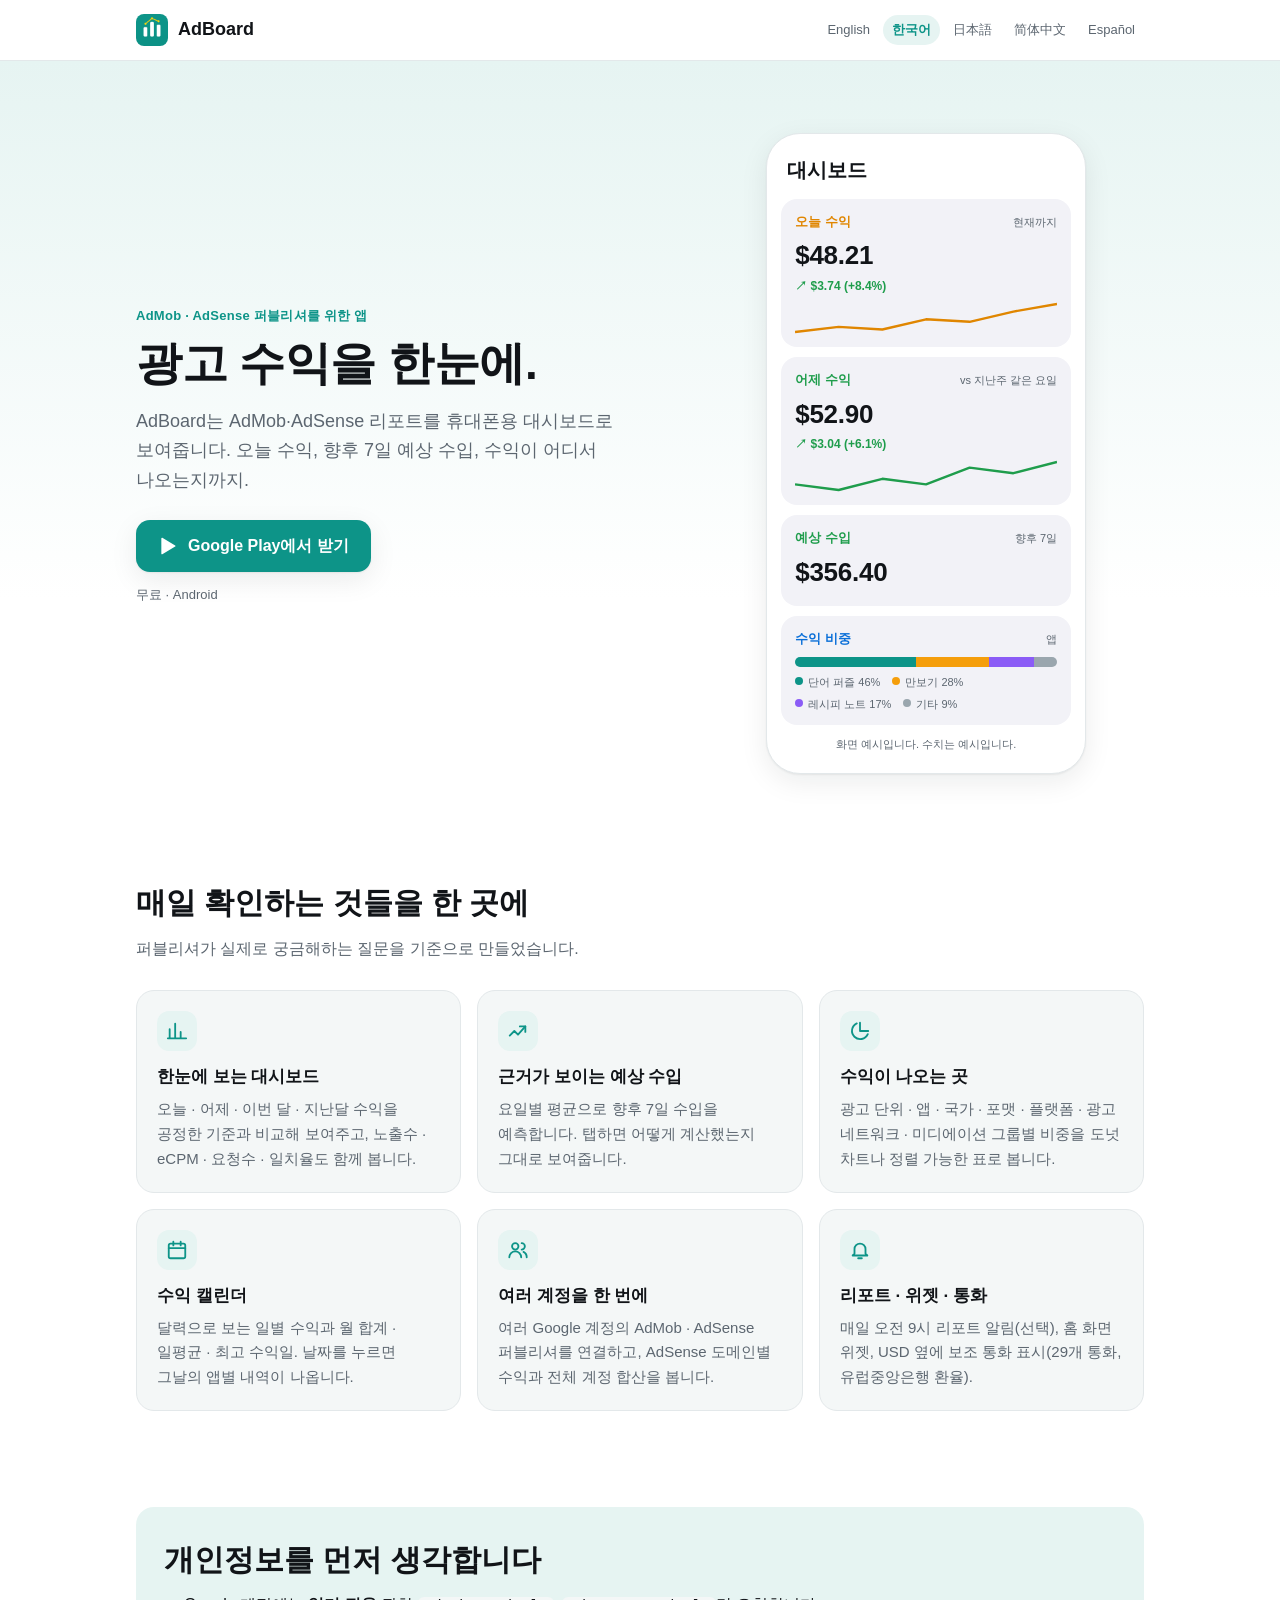
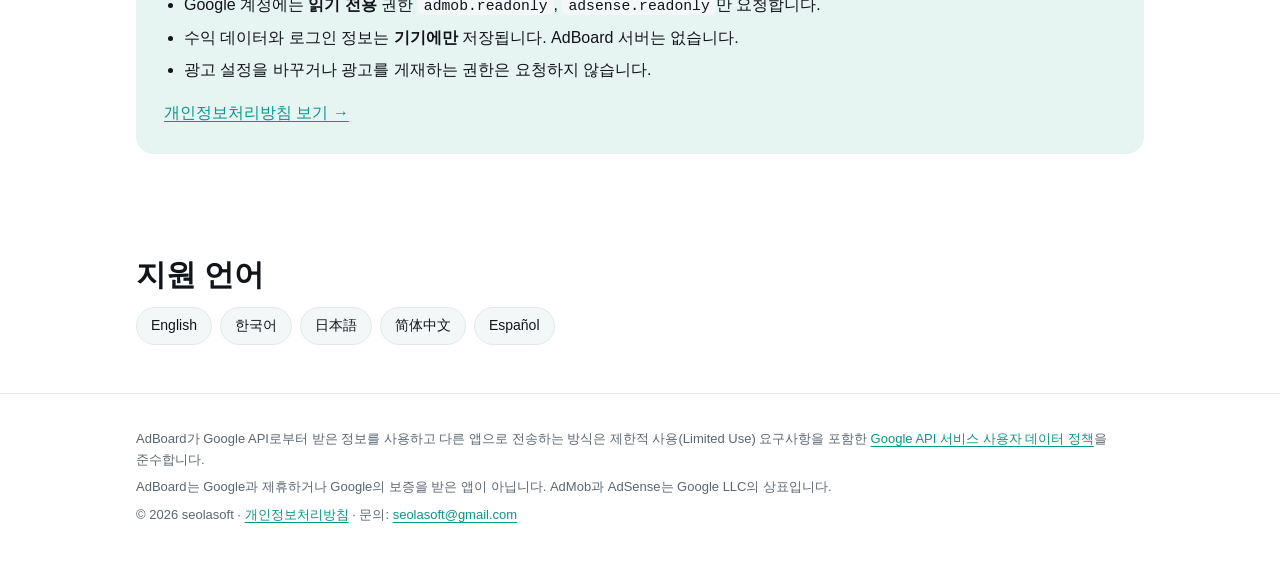
<file: ko/index.html>
<!DOCTYPE html>
<html lang="ko">
<head>
<meta charset="utf-8">
<meta name="viewport" content="width=device-width, initial-scale=1">
<title>AdBoard — 애드몹·애드센스 수익 대시보드</title>
<meta name="description" content="AdMob·AdSense 수익을 한눈에. 오늘 수익, 예상 수입, 앱·국가별 비중까지. 읽기 전용 권한, 데이터는 기기에만 저장됩니다.">
<link rel="canonical" href="https://blood8879.github.io/adboard-privacy/ko/">
<link rel="alternate" hreflang="en" href="https://blood8879.github.io/adboard-privacy/en/"><link rel="alternate" hreflang="ko" href="https://blood8879.github.io/adboard-privacy/ko/"><link rel="alternate" hreflang="ja" href="https://blood8879.github.io/adboard-privacy/ja/"><link rel="alternate" hreflang="zh-Hans" href="https://blood8879.github.io/adboard-privacy/zh/"><link rel="alternate" hreflang="es" href="https://blood8879.github.io/adboard-privacy/es/"><link rel="alternate" hreflang="x-default" href="https://blood8879.github.io/adboard-privacy/en/">
<meta property="og:title" content="AdBoard — 애드몹·애드센스 수익 대시보드">
<meta property="og:description" content="AdMob·AdSense 수익을 한눈에. 오늘 수익, 예상 수입, 앱·국가별 비중까지. 읽기 전용 권한, 데이터는 기기에만 저장됩니다.">
<meta property="og:image" content="https://blood8879.github.io/adboard-privacy/assets/icon-512.png">
<meta name="theme-color" content="#0d9488">
<link rel="icon" href="../assets/icon-192.png">
<link rel="stylesheet" href="../assets/site.css">
</head>
<body>
<header class="top"><div class="wrap"><a class="brand" href="./"><img src="../assets/icon-192.png" alt="" width="32" height="32">AdBoard</a><nav class="langs" aria-label="Language"><a href="../en/" hreflang="en" lang="en">English</a><a href="./" hreflang="ko" lang="ko" aria-current="page">한국어</a><a href="../ja/" hreflang="ja" lang="ja">日本語</a><a href="../zh/" hreflang="zh-Hans" lang="zh-Hans">简体中文</a><a href="../es/" hreflang="es" lang="es">Español</a></nav></div></header>
<main>
<section class="hero"><div class="wrap">
  <div>
    <span class="eyebrow">AdMob · AdSense 퍼블리셔를 위한 앱</span>
    <h1>광고 수익을 한눈에.</h1>
    <p class="lead">AdBoard는 AdMob·AdSense 리포트를 휴대폰용 대시보드로 보여줍니다. 오늘 수익, 향후 7일 예상 수입, 수익이 어디서 나오는지까지.</p>
    <a class="cta" href="https://play.google.com/store/apps/details?id=com.seolasoft.adboard&amp;hl=ko"><svg viewBox="0 0 24 24" aria-hidden="true" fill="currentColor"><path d="M4 2.8v18.4c0 .6.7 1 1.2.7l15.4-9.2c.5-.3.5-1.1 0-1.4L5.2 2.1C4.7 1.8 4 2.2 4 2.8z"/></svg>Google Play에서 받기</a>
    <span class="sub-cta">무료 · Android</span>
  </div>
  <figure class="phone" aria-label="화면 예시입니다. 수치는 예시입니다.">
    <div class="ph-title">대시보드</div>
    <div class="mcard"><div class="row"><span class="k amber">오늘 수익</span><span class="c">현재까지</span></div>
      <div class="v">$48.21</div><div class="d up">↗ $3.74 (+8.4%)</div><svg class="spark" viewBox="0 0 260 34" preserveAspectRatio="none" aria-hidden="true"><path d="M0.0,31.0 L43.3,25.9 L86.7,28.5 L130.0,18.3 L173.3,20.8 L216.7,10.6 L260.0,3.0" fill="none" stroke="var(--amber)" stroke-width="2.4" stroke-linejoin="round" /></svg></div>
    <div class="mcard"><div class="row"><span class="k green">어제 수익</span><span class="c">vs 지난주 같은 요일</span></div>
      <div class="v">$52.90</div><div class="d up">↗ $3.04 (+6.1%)</div><svg class="spark" viewBox="0 0 260 34" preserveAspectRatio="none" aria-hidden="true"><path d="M0.0,25.4 L43.3,31.0 L86.7,19.8 L130.0,25.4 L173.3,8.6 L216.7,14.2 L260.0,3.0" fill="none" stroke="var(--up)" stroke-width="2.4" stroke-linejoin="round" /></svg></div>
    <div class="mcard"><div class="row"><span class="k green">예상 수입</span><span class="c">향후 7일</span></div>
      <div class="v">$356.40</div></div>
    <div class="mcard"><div class="row"><span class="k blue">수익 비중</span><span class="c">앱</span></div>
      <div class="bar"><span style="width:46%;background:#0d9488"></span><span style="width:28%;background:#f59e0b"></span><span style="width:17%;background:#8b5cf6"></span><span style="width:9%;background:#9aa6ae"></span></div><div class="legend"><span><i style="background:#0d9488"></i>단어 퍼즐 46%</span><span><i style="background:#f59e0b"></i>만보기 28%</span><span><i style="background:#8b5cf6"></i>레시피 노트 17%</span><span><i style="background:#9aa6ae"></i>기타 9%</span></div></div>
    <figcaption class="mock-note">화면 예시입니다. 수치는 예시입니다.</figcaption>
  </figure>
</div></section>

<section><div class="wrap">
  <h2>매일 확인하는 것들을 한 곳에</h2>
  <p class="intro">퍼블리셔가 실제로 궁금해하는 질문을 기준으로 만들었습니다.</p>
  <div class="grid"><article class="feat"><div class="ico"><svg viewBox="0 0 24 24" fill="none" stroke="currentColor" stroke-width="2" stroke-linecap="round" stroke-linejoin="round" aria-hidden="true"><path d="M4 20V10M10 20V4M16 20v-7M22 20H2" /></svg></div><h3>한눈에 보는 대시보드</h3><p>오늘 · 어제 · 이번 달 · 지난달 수익을 공정한 기준과 비교해 보여주고, 노출수 · eCPM · 요청수 · 일치율도 함께 봅니다.</p></article><article class="feat"><div class="ico"><svg viewBox="0 0 24 24" fill="none" stroke="currentColor" stroke-width="2" stroke-linecap="round" stroke-linejoin="round" aria-hidden="true"><path d="M3 17l5-5 4 4 8-9" /><path d="M14 7h6v6" /></svg></div><h3>근거가 보이는 예상 수입</h3><p>요일별 평균으로 향후 7일 수입을 예측합니다. 탭하면 어떻게 계산했는지 그대로 보여줍니다.</p></article><article class="feat"><div class="ico"><svg viewBox="0 0 24 24" fill="none" stroke="currentColor" stroke-width="2" stroke-linecap="round" stroke-linejoin="round" aria-hidden="true"><path d="M12 3v9h9" /><path d="M20.5 15.5A9 9 0 1 1 8.5 3.7" /></svg></div><h3>수익이 나오는 곳</h3><p>광고 단위 · 앱 · 국가 · 포맷 · 플랫폼 · 광고 네트워크 · 미디에이션 그룹별 비중을 도넛 차트나 정렬 가능한 표로 봅니다.</p></article><article class="feat"><div class="ico"><svg viewBox="0 0 24 24" fill="none" stroke="currentColor" stroke-width="2" stroke-linecap="round" stroke-linejoin="round" aria-hidden="true"><rect x="3" y="5" width="18" height="16" rx="2" /><path d="M3 10h18M8 3v4M16 3v4" /></svg></div><h3>수익 캘린더</h3><p>달력으로 보는 일별 수익과 월 합계 · 일평균 · 최고 수익일. 날짜를 누르면 그날의 앱별 내역이 나옵니다.</p></article><article class="feat"><div class="ico"><svg viewBox="0 0 24 24" fill="none" stroke="currentColor" stroke-width="2" stroke-linecap="round" stroke-linejoin="round" aria-hidden="true"><circle cx="9" cy="8" r="3.5" /><path d="M2.5 20a6.5 6.5 0 0 1 13 0" /><path d="M16 4.5a3.5 3.5 0 0 1 0 7M18 14a6.5 6.5 0 0 1 3.5 6" /></svg></div><h3>여러 계정을 한 번에</h3><p>여러 Google 계정의 AdMob · AdSense 퍼블리셔를 연결하고, AdSense 도메인별 수익과 전체 계정 합산을 봅니다.</p></article><article class="feat"><div class="ico"><svg viewBox="0 0 24 24" fill="none" stroke="currentColor" stroke-width="2" stroke-linecap="round" stroke-linejoin="round" aria-hidden="true"><path d="M6 16V11a6 6 0 1 1 12 0v5l2 2H4z" /><path d="M10 21h4" /></svg></div><h3>리포트 · 위젯 · 통화</h3><p>매일 오전 9시 리포트 알림(선택), 홈 화면 위젯, USD 옆에 보조 통화 표시(29개 통화, 유럽중앙은행 환율).</p></article></div>
</div></section>

<section><div class="wrap">
  <div class="privacy-box">
    <h2>개인정보를 먼저 생각합니다</h2>
    <ul><li>Google 계정에는 <strong>읽기 전용</strong> 권한 <code>admob.readonly</code>, <code>adsense.readonly</code>만 요청합니다.</li><li>수익 데이터와 로그인 정보는 <strong>기기에만</strong> 저장됩니다. AdBoard 서버는 없습니다.</li><li>광고 설정을 바꾸거나 광고를 게재하는 권한은 요청하지 않습니다.</li></ul>
    <a href="../">개인정보처리방침 보기 →</a>
  </div>
</div></section>

<section><div class="wrap">
  <h2>지원 언어</h2>
  <ul class="langs-list"><li lang="en">English</li><li lang="ko">한국어</li><li lang="ja">日本語</li><li lang="zh-Hans">简体中文</li><li lang="es">Español</li></ul>
</div></section>
</main>
<footer><div class="wrap">
<p>AdBoard가 Google API로부터 받은 정보를 사용하고 다른 앱으로 전송하는 방식은 제한적 사용(Limited Use) 요구사항을 포함한 <a href="https://developers.google.com/terms/api-services-user-data-policy">Google API 서비스 사용자 데이터 정책</a>을 준수합니다.</p>
<p>AdBoard는 Google과 제휴하거나 Google의 보증을 받은 앱이 아닙니다. AdMob과 AdSense는 Google LLC의 상표입니다.</p>
<p>© 2026 seolasoft · <a href="../">개인정보처리방침</a> · 문의: <a href="mailto:seolasoft@gmail.com">seolasoft@gmail.com</a></p>
</div></footer>
</body>
</html>
</file>
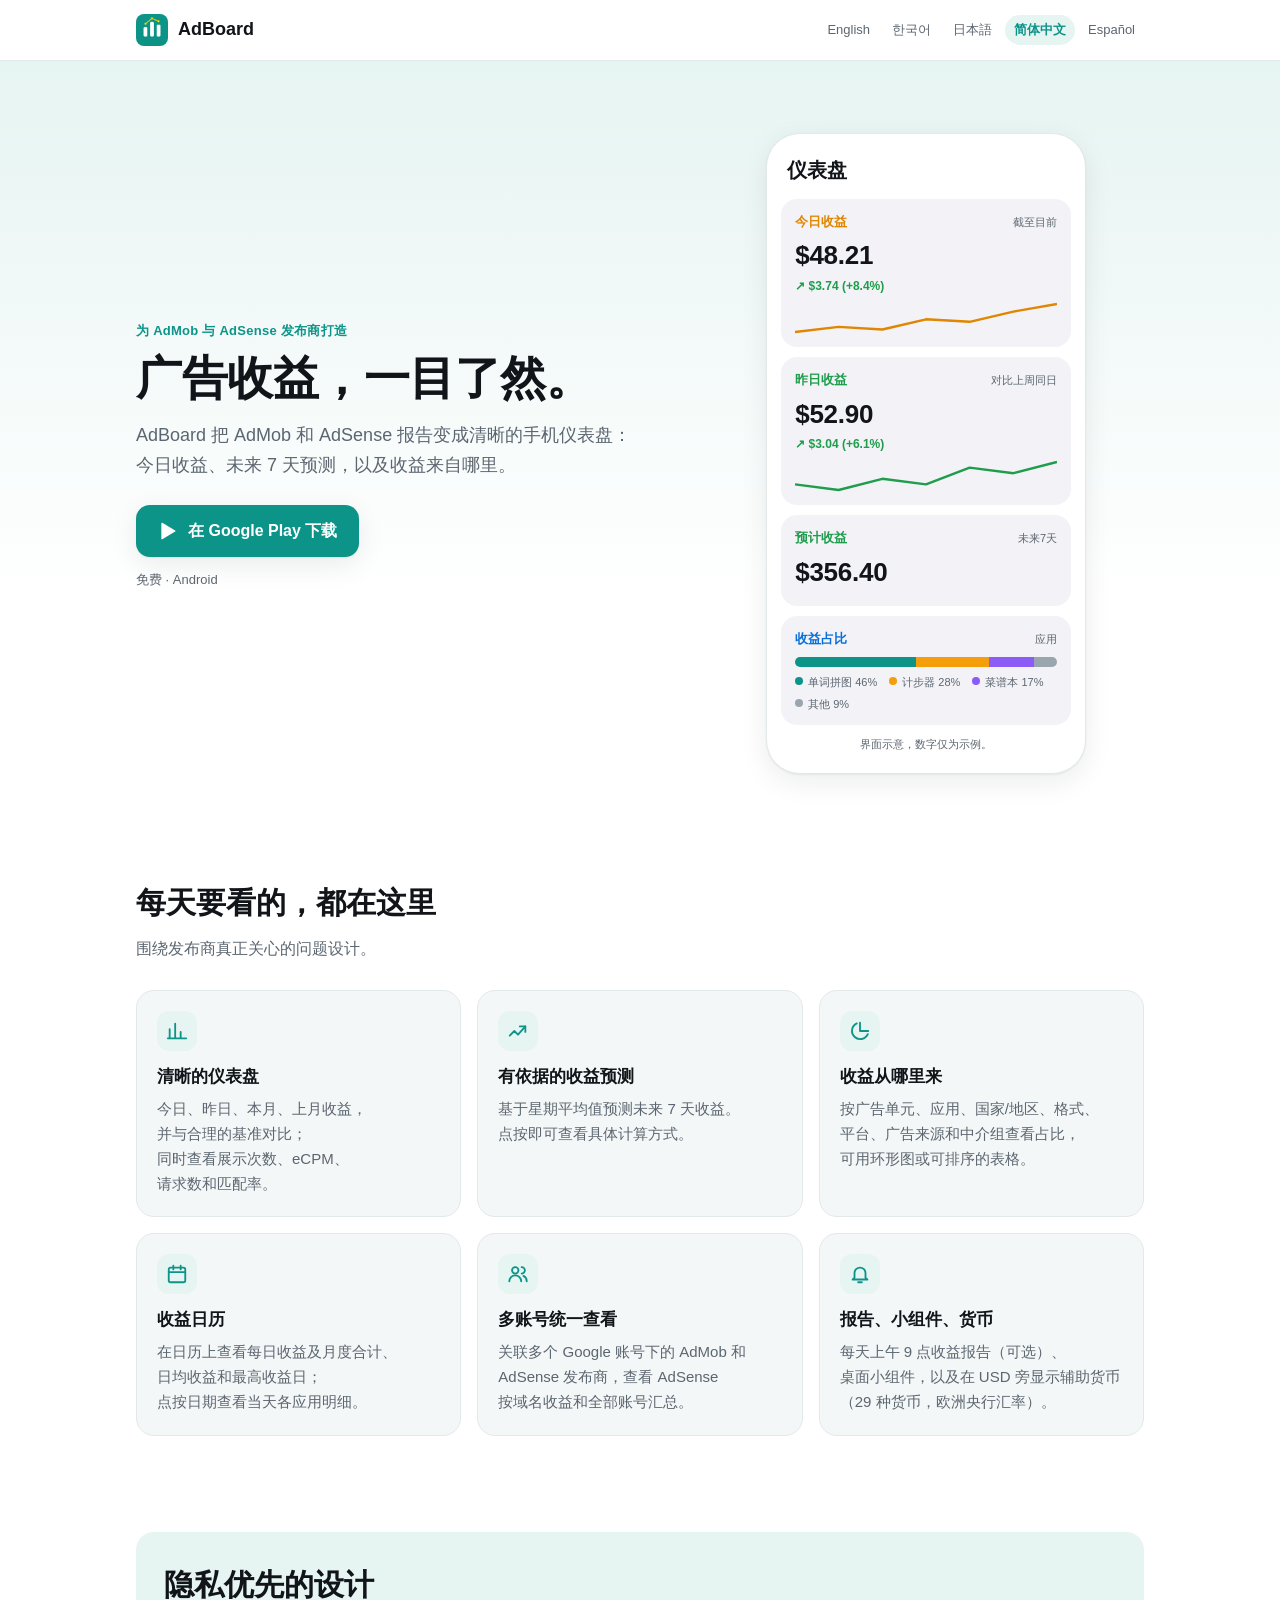
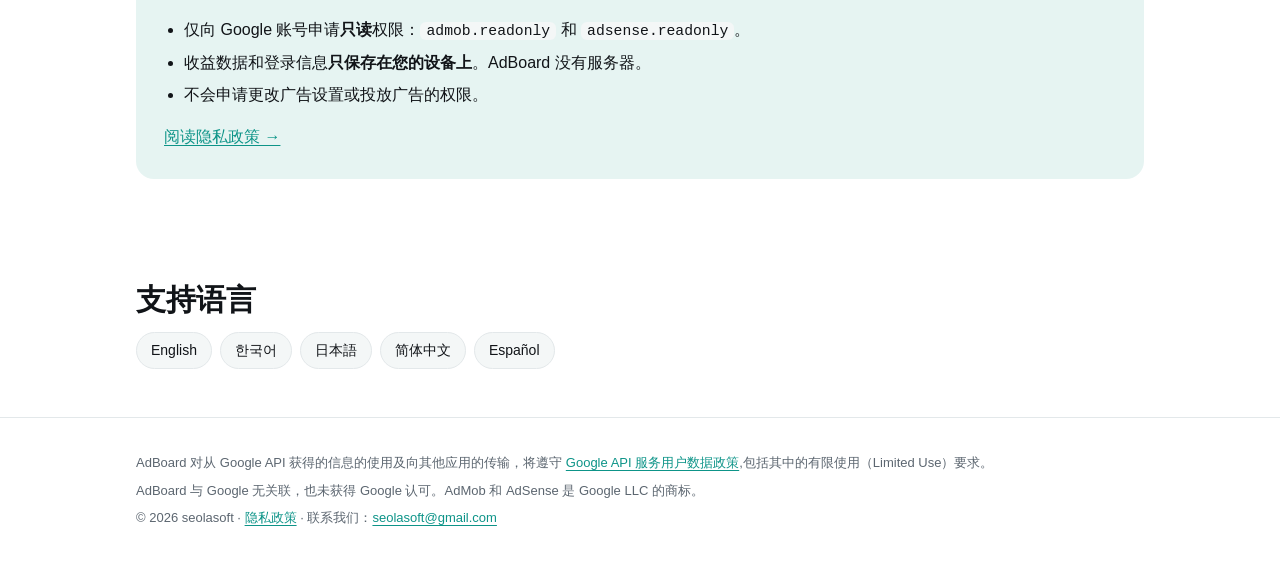
<file: zh/index.html>
<!DOCTYPE html>
<html lang="zh-Hans">
<head>
<meta charset="utf-8">
<meta name="viewport" content="width=device-width, initial-scale=1">
<title>AdBoard — AdMob 与 AdSense 收益仪表盘</title>
<meta name="description" content="一眼看清 AdMob 和 AdSense 收益：今日收益、收益预测，以及按应用、国家等维度的占比。只读权限，数据只保存在您的设备上。">
<link rel="canonical" href="https://blood8879.github.io/adboard-privacy/zh/">
<link rel="alternate" hreflang="en" href="https://blood8879.github.io/adboard-privacy/en/"><link rel="alternate" hreflang="ko" href="https://blood8879.github.io/adboard-privacy/ko/"><link rel="alternate" hreflang="ja" href="https://blood8879.github.io/adboard-privacy/ja/"><link rel="alternate" hreflang="zh-Hans" href="https://blood8879.github.io/adboard-privacy/zh/"><link rel="alternate" hreflang="es" href="https://blood8879.github.io/adboard-privacy/es/"><link rel="alternate" hreflang="x-default" href="https://blood8879.github.io/adboard-privacy/en/">
<meta property="og:title" content="AdBoard — AdMob 与 AdSense 收益仪表盘">
<meta property="og:description" content="一眼看清 AdMob 和 AdSense 收益：今日收益、收益预测，以及按应用、国家等维度的占比。只读权限，数据只保存在您的设备上。">
<meta property="og:image" content="https://blood8879.github.io/adboard-privacy/assets/icon-512.png">
<meta name="theme-color" content="#0d9488">
<link rel="icon" href="../assets/icon-192.png">
<link rel="stylesheet" href="../assets/site.css">
</head>
<body>
<header class="top"><div class="wrap"><a class="brand" href="./"><img src="../assets/icon-192.png" alt="" width="32" height="32">AdBoard</a><nav class="langs" aria-label="Language"><a href="../en/" hreflang="en" lang="en">English</a><a href="../ko/" hreflang="ko" lang="ko">한국어</a><a href="../ja/" hreflang="ja" lang="ja">日本語</a><a href="./" hreflang="zh-Hans" lang="zh-Hans" aria-current="page">简体中文</a><a href="../es/" hreflang="es" lang="es">Español</a></nav></div></header>
<main>
<section class="hero"><div class="wrap">
  <div>
    <span class="eyebrow">为 AdMob 与 AdSense 发布商打造</span>
    <h1>广告收益，一目了然。</h1>
    <p class="lead">AdBoard 把 AdMob 和 AdSense 报告变成清晰的手机仪表盘：今日收益、未来 7 天预测，以及收益来自哪里。</p>
    <a class="cta" href="https://play.google.com/store/apps/details?id=com.seolasoft.adboard&amp;hl=zh-CN"><svg viewBox="0 0 24 24" aria-hidden="true" fill="currentColor"><path d="M4 2.8v18.4c0 .6.7 1 1.2.7l15.4-9.2c.5-.3.5-1.1 0-1.4L5.2 2.1C4.7 1.8 4 2.2 4 2.8z"/></svg>在 Google Play 下载</a>
    <span class="sub-cta">免费 · Android</span>
  </div>
  <figure class="phone" aria-label="界面示意，数字仅为示例。">
    <div class="ph-title">仪表盘</div>
    <div class="mcard"><div class="row"><span class="k amber">今日收益</span><span class="c">截至目前</span></div>
      <div class="v">$48.21</div><div class="d up">↗ $3.74 (+8.4%)</div><svg class="spark" viewBox="0 0 260 34" preserveAspectRatio="none" aria-hidden="true"><path d="M0.0,31.0 L43.3,25.9 L86.7,28.5 L130.0,18.3 L173.3,20.8 L216.7,10.6 L260.0,3.0" fill="none" stroke="var(--amber)" stroke-width="2.4" stroke-linejoin="round" /></svg></div>
    <div class="mcard"><div class="row"><span class="k green">昨日收益</span><span class="c">对比上周同日</span></div>
      <div class="v">$52.90</div><div class="d up">↗ $3.04 (+6.1%)</div><svg class="spark" viewBox="0 0 260 34" preserveAspectRatio="none" aria-hidden="true"><path d="M0.0,25.4 L43.3,31.0 L86.7,19.8 L130.0,25.4 L173.3,8.6 L216.7,14.2 L260.0,3.0" fill="none" stroke="var(--up)" stroke-width="2.4" stroke-linejoin="round" /></svg></div>
    <div class="mcard"><div class="row"><span class="k green">预计收益</span><span class="c">未来7天</span></div>
      <div class="v">$356.40</div></div>
    <div class="mcard"><div class="row"><span class="k blue">收益占比</span><span class="c">应用</span></div>
      <div class="bar"><span style="width:46%;background:#0d9488"></span><span style="width:28%;background:#f59e0b"></span><span style="width:17%;background:#8b5cf6"></span><span style="width:9%;background:#9aa6ae"></span></div><div class="legend"><span><i style="background:#0d9488"></i>单词拼图 46%</span><span><i style="background:#f59e0b"></i>计步器 28%</span><span><i style="background:#8b5cf6"></i>菜谱本 17%</span><span><i style="background:#9aa6ae"></i>其他 9%</span></div></div>
    <figcaption class="mock-note">界面示意，数字仅为示例。</figcaption>
  </figure>
</div></section>

<section><div class="wrap">
  <h2>每天要看的，都在这里</h2>
  <p class="intro">围绕发布商真正关心的问题设计。</p>
  <div class="grid"><article class="feat"><div class="ico"><svg viewBox="0 0 24 24" fill="none" stroke="currentColor" stroke-width="2" stroke-linecap="round" stroke-linejoin="round" aria-hidden="true"><path d="M4 20V10M10 20V4M16 20v-7M22 20H2" /></svg></div><h3>清晰的仪表盘</h3><p>今日、昨日、本月、上月收益，并与合理的基准对比；同时查看展示次数、eCPM、请求数和匹配率。</p></article><article class="feat"><div class="ico"><svg viewBox="0 0 24 24" fill="none" stroke="currentColor" stroke-width="2" stroke-linecap="round" stroke-linejoin="round" aria-hidden="true"><path d="M3 17l5-5 4 4 8-9" /><path d="M14 7h6v6" /></svg></div><h3>有依据的收益预测</h3><p>基于星期平均值预测未来 7 天收益。点按即可查看具体计算方式。</p></article><article class="feat"><div class="ico"><svg viewBox="0 0 24 24" fill="none" stroke="currentColor" stroke-width="2" stroke-linecap="round" stroke-linejoin="round" aria-hidden="true"><path d="M12 3v9h9" /><path d="M20.5 15.5A9 9 0 1 1 8.5 3.7" /></svg></div><h3>收益从哪里来</h3><p>按广告单元、应用、国家/地区、格式、平台、广告来源和中介组查看占比，可用环形图或可排序的表格。</p></article><article class="feat"><div class="ico"><svg viewBox="0 0 24 24" fill="none" stroke="currentColor" stroke-width="2" stroke-linecap="round" stroke-linejoin="round" aria-hidden="true"><rect x="3" y="5" width="18" height="16" rx="2" /><path d="M3 10h18M8 3v4M16 3v4" /></svg></div><h3>收益日历</h3><p>在日历上查看每日收益及月度合计、日均收益和最高收益日；点按日期查看当天各应用明细。</p></article><article class="feat"><div class="ico"><svg viewBox="0 0 24 24" fill="none" stroke="currentColor" stroke-width="2" stroke-linecap="round" stroke-linejoin="round" aria-hidden="true"><circle cx="9" cy="8" r="3.5" /><path d="M2.5 20a6.5 6.5 0 0 1 13 0" /><path d="M16 4.5a3.5 3.5 0 0 1 0 7M18 14a6.5 6.5 0 0 1 3.5 6" /></svg></div><h3>多账号统一查看</h3><p>关联多个 Google 账号下的 AdMob 和 AdSense 发布商，查看 AdSense 按域名收益和全部账号汇总。</p></article><article class="feat"><div class="ico"><svg viewBox="0 0 24 24" fill="none" stroke="currentColor" stroke-width="2" stroke-linecap="round" stroke-linejoin="round" aria-hidden="true"><path d="M6 16V11a6 6 0 1 1 12 0v5l2 2H4z" /><path d="M10 21h4" /></svg></div><h3>报告、小组件、货币</h3><p>每天上午 9 点收益报告（可选）、桌面小组件，以及在 USD 旁显示辅助货币（29 种货币，欧洲央行汇率）。</p></article></div>
</div></section>

<section><div class="wrap">
  <div class="privacy-box">
    <h2>隐私优先的设计</h2>
    <ul><li>仅向 Google 账号申请<strong>只读</strong>权限：<code>admob.readonly</code> 和 <code>adsense.readonly</code>。</li><li>收益数据和登录信息<strong>只保存在您的设备上</strong>。AdBoard 没有服务器。</li><li>不会申请更改广告设置或投放广告的权限。</li></ul>
    <a href="privacy.html">阅读隐私政策 →</a>
  </div>
</div></section>

<section><div class="wrap">
  <h2>支持语言</h2>
  <ul class="langs-list"><li lang="en">English</li><li lang="ko">한국어</li><li lang="ja">日本語</li><li lang="zh-Hans">简体中文</li><li lang="es">Español</li></ul>
</div></section>
</main>
<footer><div class="wrap">
<p>AdBoard 对从 Google API 获得的信息的使用及向其他应用的传输，将遵守 <a href="https://developers.google.com/terms/api-services-user-data-policy">Google API 服务用户数据政策</a>,包括其中的有限使用（Limited Use）要求。</p>
<p>AdBoard 与 Google 无关联，也未获得 Google 认可。AdMob 和 AdSense 是 Google LLC 的商标。</p>
<p>© 2026 seolasoft · <a href="privacy.html">隐私政策</a> · 联系我们：<a href="mailto:seolasoft@gmail.com">seolasoft@gmail.com</a></p>
</div></footer>
</body>
</html>
</file>
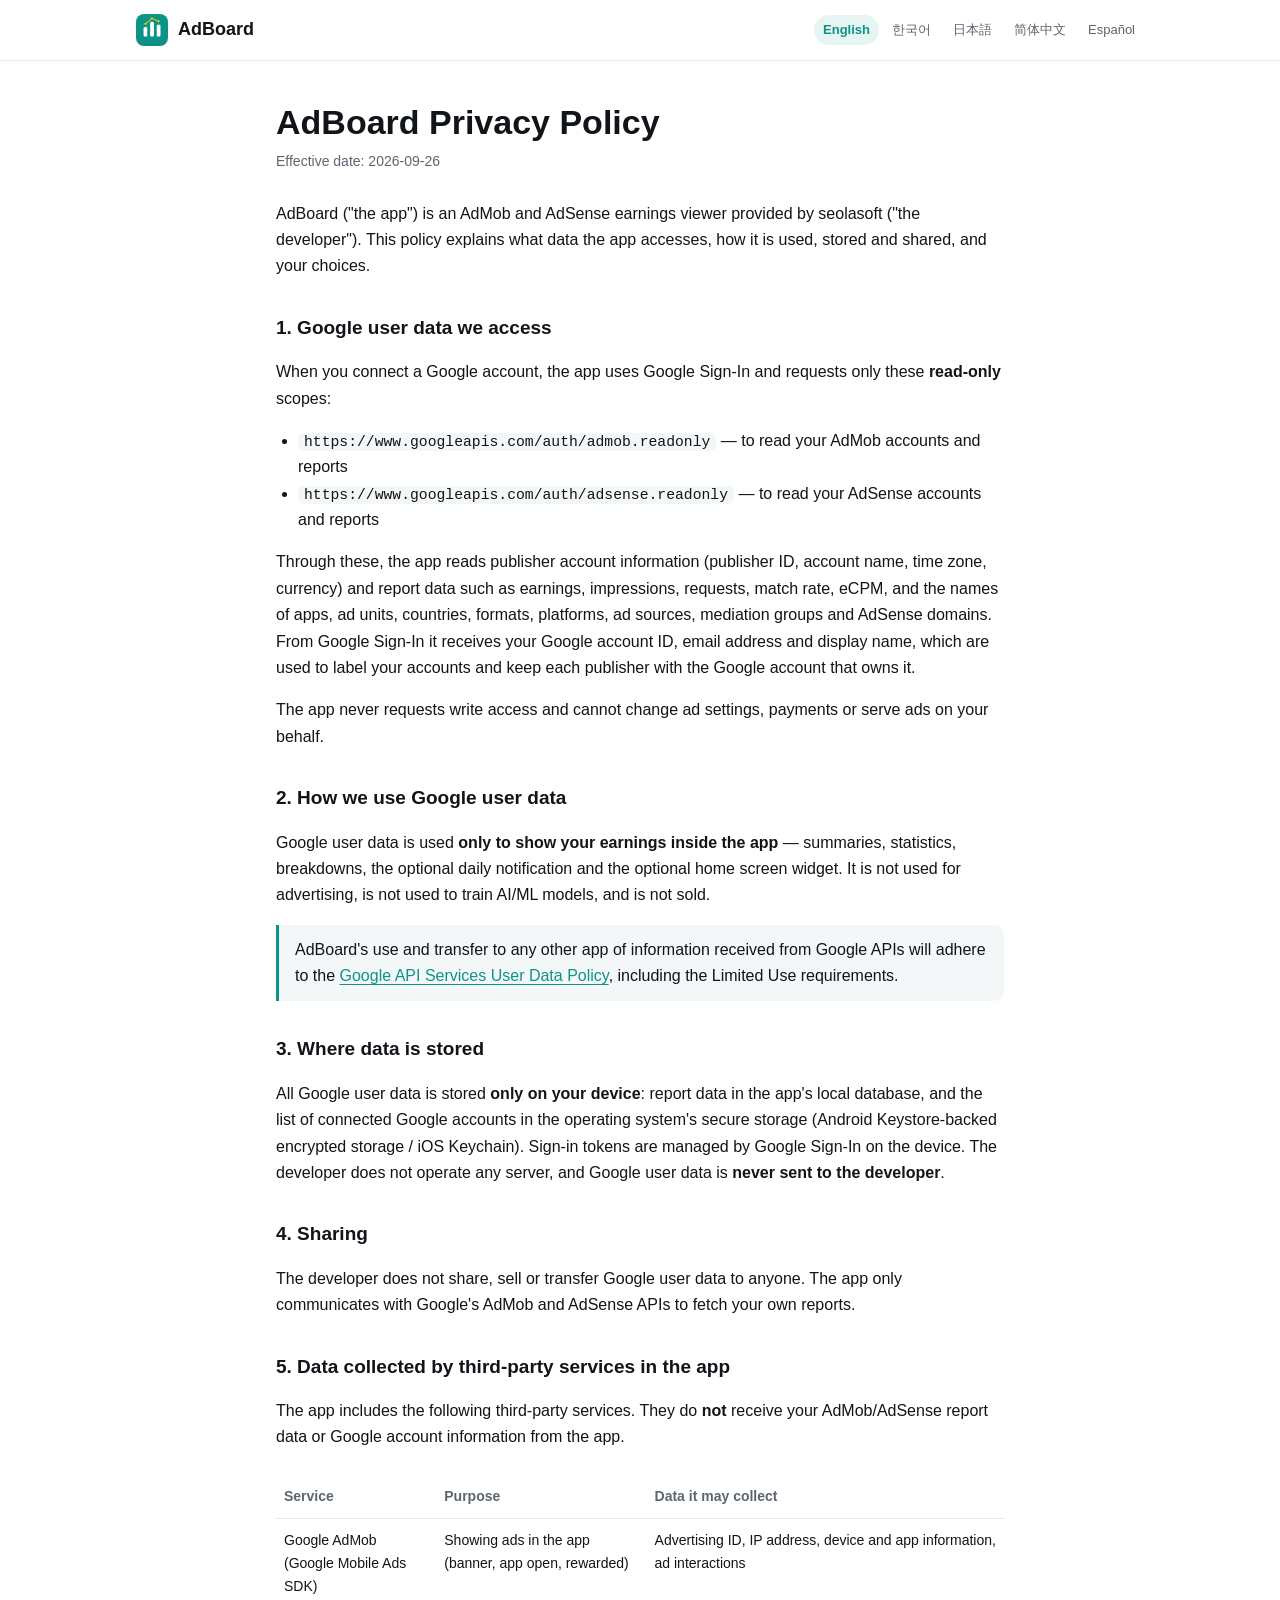
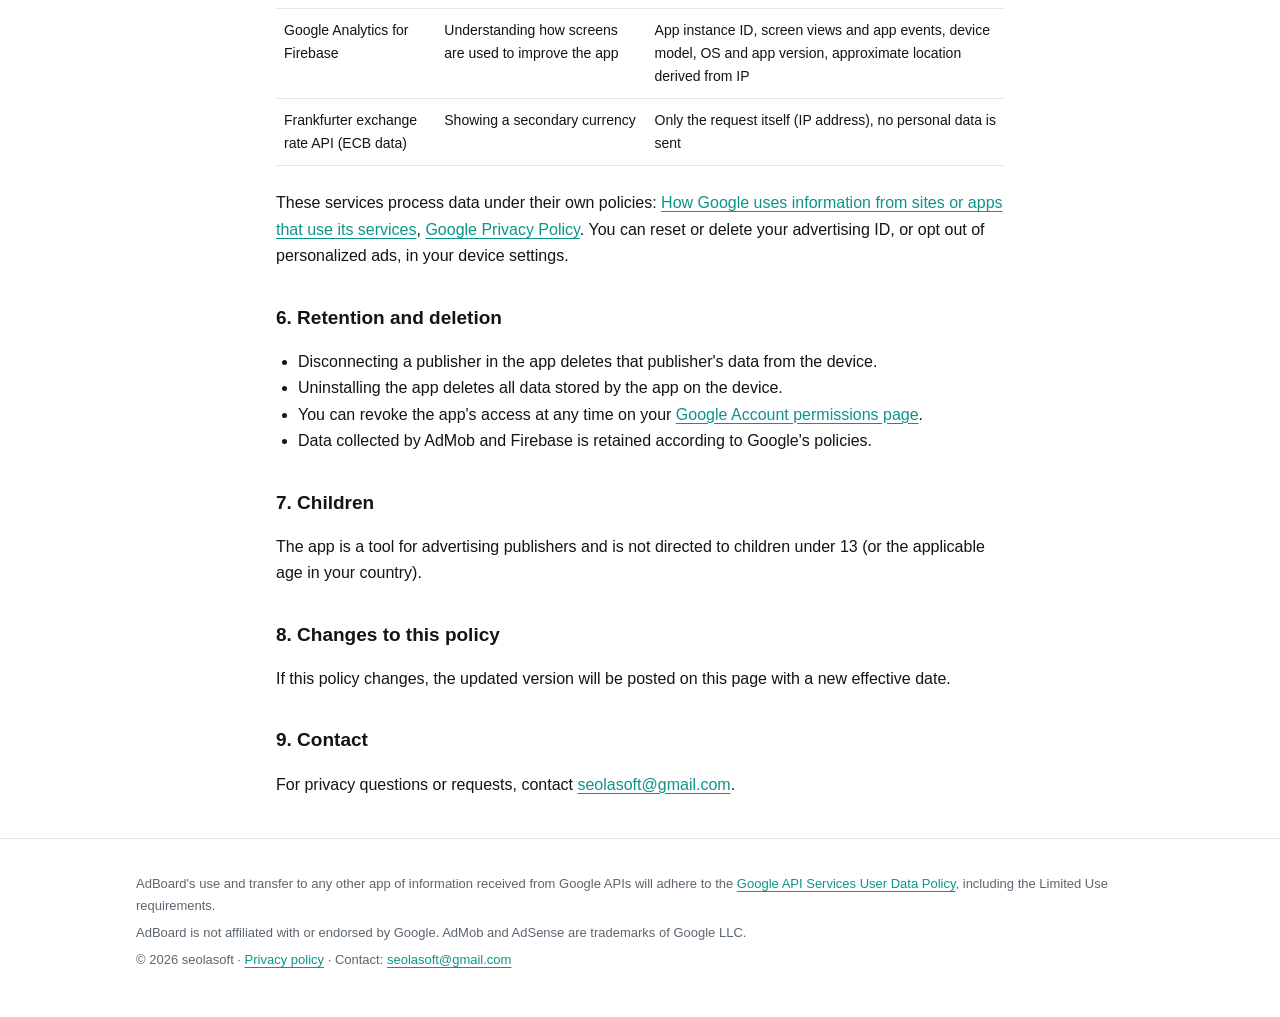
<file: en/privacy.html>
<!DOCTYPE html>
<html lang="en">
<head>
<meta charset="utf-8">
<meta name="viewport" content="width=device-width, initial-scale=1">
<title>AdBoard Privacy Policy</title>
<meta name="description" content="AdBoard (&quot;the app&quot;) is an AdMob and AdSense earnings viewer provided by seolasoft (&quot;the developer&quot;). This policy explains what data the app accesses, how it is used, stored and shared, and your choices.">
<link rel="canonical" href="https://blood8879.github.io/adboard-privacy/en/privacy.html">
<link rel="alternate" hreflang="en" href="https://blood8879.github.io/adboard-privacy/en/privacy.html"><link rel="alternate" hreflang="ko" href="https://blood8879.github.io/adboard-privacy/"><link rel="alternate" hreflang="ja" href="https://blood8879.github.io/adboard-privacy/ja/privacy.html"><link rel="alternate" hreflang="zh-Hans" href="https://blood8879.github.io/adboard-privacy/zh/privacy.html"><link rel="alternate" hreflang="es" href="https://blood8879.github.io/adboard-privacy/es/privacy.html"><link rel="alternate" hreflang="x-default" href="https://blood8879.github.io/adboard-privacy/en/privacy.html">
<meta property="og:title" content="AdBoard Privacy Policy">
<meta property="og:description" content="AdBoard (&quot;the app&quot;) is an AdMob and AdSense earnings viewer provided by seolasoft (&quot;the developer&quot;). This policy explains what data the app accesses, how it is used, stored and shared, and your choices.">
<meta property="og:image" content="https://blood8879.github.io/adboard-privacy/assets/icon-512.png">
<meta name="theme-color" content="#0d9488">
<link rel="icon" href="../assets/icon-192.png">
<link rel="stylesheet" href="../assets/site.css">
</head>
<body>
<header class="top"><div class="wrap"><a class="brand" href="./"><img src="../assets/icon-192.png" alt="" width="32" height="32">AdBoard</a><nav class="langs" aria-label="Language"><a href="privacy.html" hreflang="en" lang="en" aria-current="page">English</a><a href="../" hreflang="ko" lang="ko">한국어</a><a href="../ja/privacy.html" hreflang="ja" lang="ja">日本語</a><a href="../zh/privacy.html" hreflang="zh-Hans" lang="zh-Hans">简体中文</a><a href="../es/privacy.html" hreflang="es" lang="es">Español</a></nav></div></header>
<main class="doc"><div class="wrap narrow">
<h1>AdBoard Privacy Policy</h1>
<p class="meta">Effective date: 2026-09-26</p>
<p>AdBoard ("the app") is an AdMob and AdSense earnings viewer provided by seolasoft ("the developer"). This policy explains what data the app accesses, how it is used, stored and shared, and your choices.</p>
<h2>1. Google user data we access</h2><p>When you connect a Google account, the app uses Google Sign-In and requests only these <strong>read-only</strong> scopes:</p><ul><li><code>https://www.googleapis.com/auth/admob.readonly</code> — to read your AdMob accounts and reports</li><li><code>https://www.googleapis.com/auth/adsense.readonly</code> — to read your AdSense accounts and reports</li></ul><p>Through these, the app reads publisher account information (publisher ID, account name, time zone, currency) and report data such as earnings, impressions, requests, match rate, eCPM, and the names of apps, ad units, countries, formats, platforms, ad sources, mediation groups and AdSense domains. From Google Sign-In it receives your Google account ID, email address and display name, which are used to label your accounts and keep each publisher with the Google account that owns it.</p><p>The app never requests write access and cannot change ad settings, payments or serve ads on your behalf.</p><h2>2. How we use Google user data</h2><p>Google user data is used <strong>only to show your earnings inside the app</strong> — summaries, statistics, breakdowns, the optional daily notification and the optional home screen widget. It is not used for advertising, is not used to train AI/ML models, and is not sold.</p><p class="note">AdBoard's use and transfer to any other app of information received from Google APIs will adhere to the <a href="https://developers.google.com/terms/api-services-user-data-policy">Google API Services User Data Policy</a>, including the Limited Use requirements.</p><h2>3. Where data is stored</h2><p>All Google user data is stored <strong>only on your device</strong>: report data in the app's local database, and the list of connected Google accounts in the operating system's secure storage (Android Keystore-backed encrypted storage / iOS Keychain). Sign-in tokens are managed by Google Sign-In on the device. The developer does not operate any server, and Google user data is <strong>never sent to the developer</strong>.</p><h2>4. Sharing</h2><p>The developer does not share, sell or transfer Google user data to anyone. The app only communicates with Google's AdMob and AdSense APIs to fetch your own reports.</p><h2>5. Data collected by third-party services in the app</h2><p>The app includes the following third-party services. They do <strong>not</strong> receive your AdMob/AdSense report data or Google account information from the app.</p><div class="table-scroll"><table><tr><th>Service</th><th>Purpose</th><th>Data it may collect</th></tr><tr><td>Google AdMob (Google Mobile Ads SDK)</td><td>Showing ads in the app (banner, app open, rewarded)</td><td>Advertising ID, IP address, device and app information, ad interactions</td></tr><tr><td>Google Analytics for Firebase</td><td>Understanding how screens are used to improve the app</td><td>App instance ID, screen views and app events, device model, OS and app version, approximate location derived from IP</td></tr><tr><td>Frankfurter exchange rate API (ECB data)</td><td>Showing a secondary currency</td><td>Only the request itself (IP address), no personal data is sent</td></tr></table></div><p>These services process data under their own policies: <a href="https://policies.google.com/technologies/partner-sites">How Google uses information from sites or apps that use its services</a>, <a href="https://policies.google.com/privacy">Google Privacy Policy</a>. You can reset or delete your advertising ID, or opt out of personalized ads, in your device settings.</p><h2>6. Retention and deletion</h2><ul><li>Disconnecting a publisher in the app deletes that publisher's data from the device.</li><li>Uninstalling the app deletes all data stored by the app on the device.</li><li>You can revoke the app's access at any time on your <a href="https://myaccount.google.com/permissions">Google Account permissions page</a>.</li><li>Data collected by AdMob and Firebase is retained according to Google's policies.</li></ul><h2>7. Children</h2><p>The app is a tool for advertising publishers and is not directed to children under 13 (or the applicable age in your country).</p><h2>8. Changes to this policy</h2><p>If this policy changes, the updated version will be posted on this page with a new effective date.</p><h2>9. Contact</h2><p>For privacy questions or requests, contact <a href="mailto:seolasoft@gmail.com">seolasoft@gmail.com</a>.</p>
</div></main>
<footer><div class="wrap">
<p>AdBoard's use and transfer to any other app of information received from Google APIs will adhere to the <a href="https://developers.google.com/terms/api-services-user-data-policy">Google API Services User Data Policy</a>, including the Limited Use requirements.</p>
<p>AdBoard is not affiliated with or endorsed by Google. AdMob and AdSense are trademarks of Google LLC.</p>
<p>© 2026 seolasoft · <a href="privacy.html">Privacy policy</a> · Contact: <a href="mailto:seolasoft@gmail.com">seolasoft@gmail.com</a></p>
</div></footer>
</body>
</html>
</file>
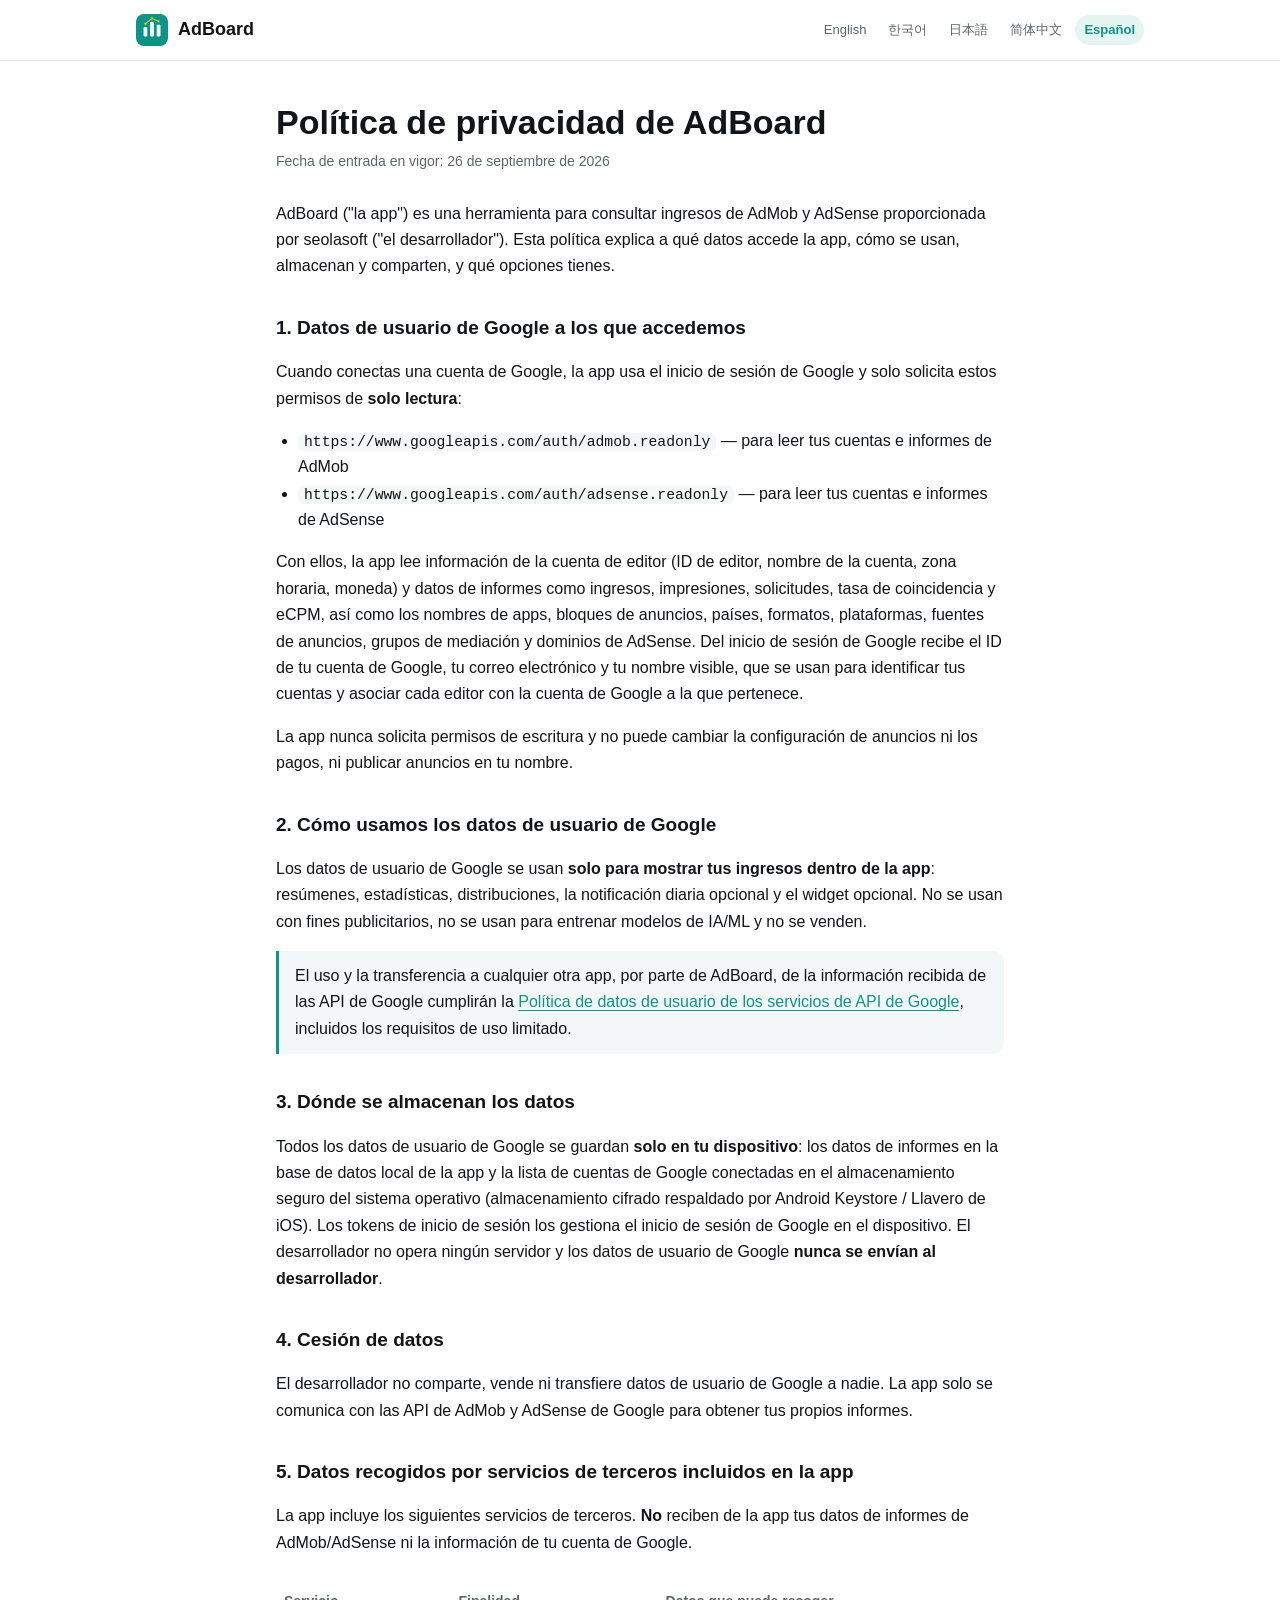
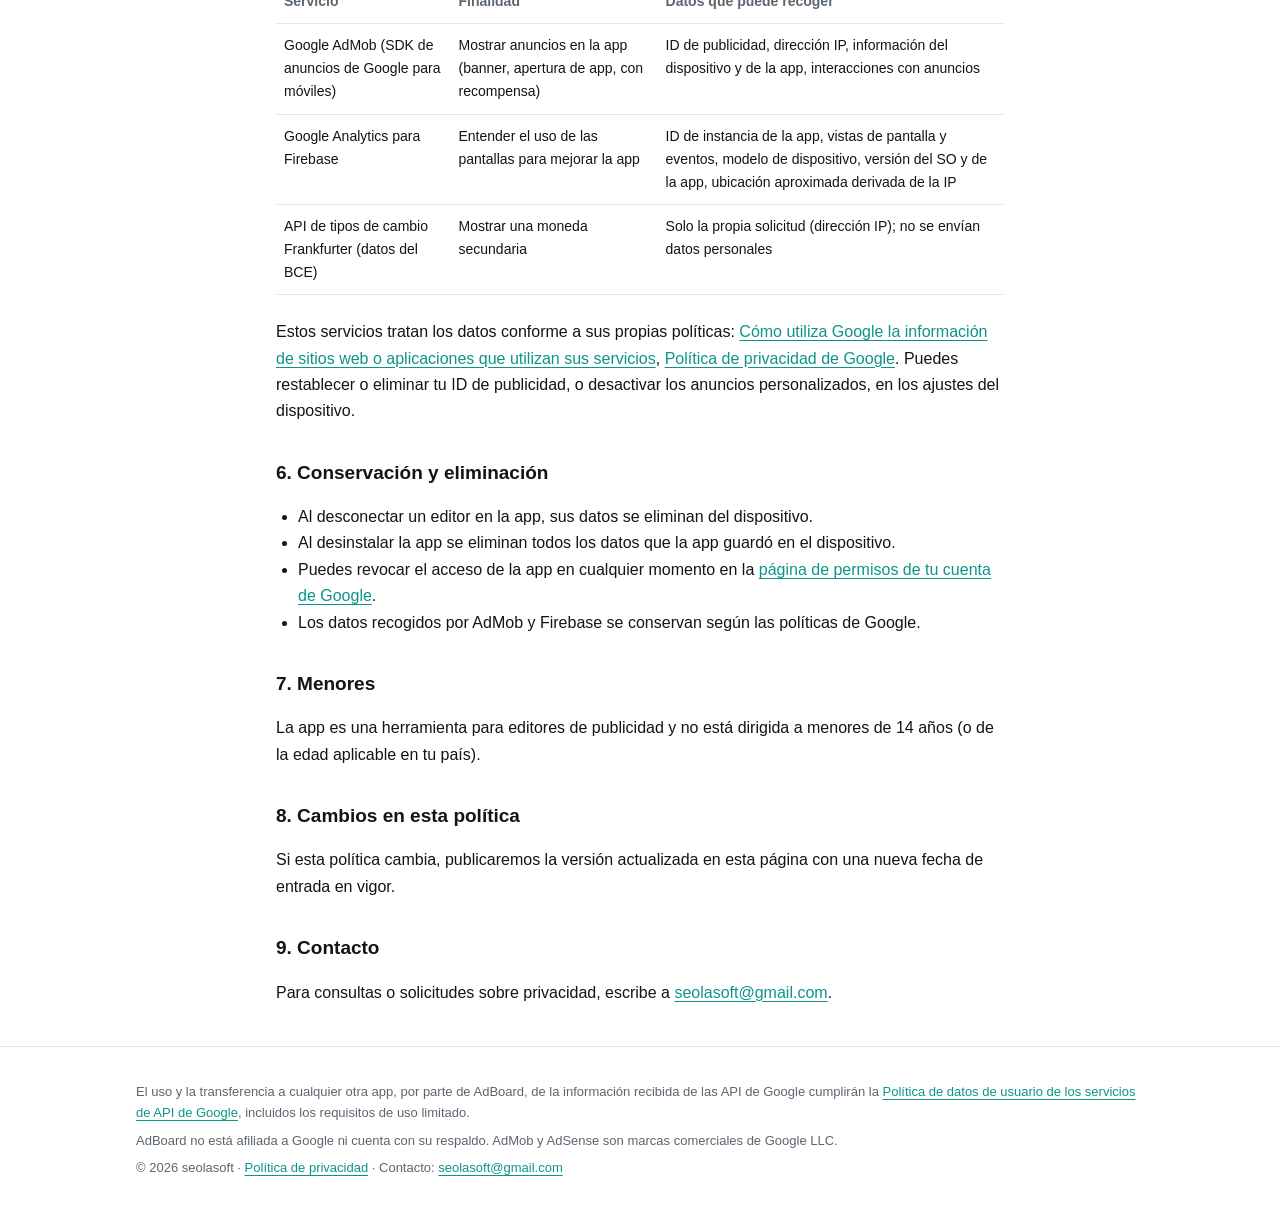
<file: es/privacy.html>
<!DOCTYPE html>
<html lang="es">
<head>
<meta charset="utf-8">
<meta name="viewport" content="width=device-width, initial-scale=1">
<title>Política de privacidad de AdBoard</title>
<meta name="description" content="AdBoard (&quot;la app&quot;) es una herramienta para consultar ingresos de AdMob y AdSense proporcionada por seolasoft (&quot;el desarrollador&quot;). Esta política explica a qué datos accede la app, cómo se usan, almacenan y comparten, y qué opciones tienes.">
<link rel="canonical" href="https://blood8879.github.io/adboard-privacy/es/privacy.html">
<link rel="alternate" hreflang="en" href="https://blood8879.github.io/adboard-privacy/en/privacy.html"><link rel="alternate" hreflang="ko" href="https://blood8879.github.io/adboard-privacy/"><link rel="alternate" hreflang="ja" href="https://blood8879.github.io/adboard-privacy/ja/privacy.html"><link rel="alternate" hreflang="zh-Hans" href="https://blood8879.github.io/adboard-privacy/zh/privacy.html"><link rel="alternate" hreflang="es" href="https://blood8879.github.io/adboard-privacy/es/privacy.html"><link rel="alternate" hreflang="x-default" href="https://blood8879.github.io/adboard-privacy/en/privacy.html">
<meta property="og:title" content="Política de privacidad de AdBoard">
<meta property="og:description" content="AdBoard (&quot;la app&quot;) es una herramienta para consultar ingresos de AdMob y AdSense proporcionada por seolasoft (&quot;el desarrollador&quot;). Esta política explica a qué datos accede la app, cómo se usan, almacenan y comparten, y qué opciones tienes.">
<meta property="og:image" content="https://blood8879.github.io/adboard-privacy/assets/icon-512.png">
<meta name="theme-color" content="#0d9488">
<link rel="icon" href="../assets/icon-192.png">
<link rel="stylesheet" href="../assets/site.css">
</head>
<body>
<header class="top"><div class="wrap"><a class="brand" href="./"><img src="../assets/icon-192.png" alt="" width="32" height="32">AdBoard</a><nav class="langs" aria-label="Language"><a href="../en/privacy.html" hreflang="en" lang="en">English</a><a href="../" hreflang="ko" lang="ko">한국어</a><a href="../ja/privacy.html" hreflang="ja" lang="ja">日本語</a><a href="../zh/privacy.html" hreflang="zh-Hans" lang="zh-Hans">简体中文</a><a href="privacy.html" hreflang="es" lang="es" aria-current="page">Español</a></nav></div></header>
<main class="doc"><div class="wrap narrow">
<h1>Política de privacidad de AdBoard</h1>
<p class="meta">Fecha de entrada en vigor: 26 de septiembre de 2026</p>
<p>AdBoard ("la app") es una herramienta para consultar ingresos de AdMob y AdSense proporcionada por seolasoft ("el desarrollador"). Esta política explica a qué datos accede la app, cómo se usan, almacenan y comparten, y qué opciones tienes.</p>
<h2>1. Datos de usuario de Google a los que accedemos</h2><p>Cuando conectas una cuenta de Google, la app usa el inicio de sesión de Google y solo solicita estos permisos de <strong>solo lectura</strong>:</p><ul><li><code>https://www.googleapis.com/auth/admob.readonly</code> — para leer tus cuentas e informes de AdMob</li><li><code>https://www.googleapis.com/auth/adsense.readonly</code> — para leer tus cuentas e informes de AdSense</li></ul><p>Con ellos, la app lee información de la cuenta de editor (ID de editor, nombre de la cuenta, zona horaria, moneda) y datos de informes como ingresos, impresiones, solicitudes, tasa de coincidencia y eCPM, así como los nombres de apps, bloques de anuncios, países, formatos, plataformas, fuentes de anuncios, grupos de mediación y dominios de AdSense. Del inicio de sesión de Google recibe el ID de tu cuenta de Google, tu correo electrónico y tu nombre visible, que se usan para identificar tus cuentas y asociar cada editor con la cuenta de Google a la que pertenece.</p><p>La app nunca solicita permisos de escritura y no puede cambiar la configuración de anuncios ni los pagos, ni publicar anuncios en tu nombre.</p><h2>2. Cómo usamos los datos de usuario de Google</h2><p>Los datos de usuario de Google se usan <strong>solo para mostrar tus ingresos dentro de la app</strong>: resúmenes, estadísticas, distribuciones, la notificación diaria opcional y el widget opcional. No se usan con fines publicitarios, no se usan para entrenar modelos de IA/ML y no se venden.</p><p class="note">El uso y la transferencia a cualquier otra app, por parte de AdBoard, de la información recibida de las API de Google cumplirán la <a href="https://developers.google.com/terms/api-services-user-data-policy">Política de datos de usuario de los servicios de API de Google</a>, incluidos los requisitos de uso limitado.</p><h2>3. Dónde se almacenan los datos</h2><p>Todos los datos de usuario de Google se guardan <strong>solo en tu dispositivo</strong>: los datos de informes en la base de datos local de la app y la lista de cuentas de Google conectadas en el almacenamiento seguro del sistema operativo (almacenamiento cifrado respaldado por Android Keystore / Llavero de iOS). Los tokens de inicio de sesión los gestiona el inicio de sesión de Google en el dispositivo. El desarrollador no opera ningún servidor y los datos de usuario de Google <strong>nunca se envían al desarrollador</strong>.</p><h2>4. Cesión de datos</h2><p>El desarrollador no comparte, vende ni transfiere datos de usuario de Google a nadie. La app solo se comunica con las API de AdMob y AdSense de Google para obtener tus propios informes.</p><h2>5. Datos recogidos por servicios de terceros incluidos en la app</h2><p>La app incluye los siguientes servicios de terceros. <strong>No</strong> reciben de la app tus datos de informes de AdMob/AdSense ni la información de tu cuenta de Google.</p><div class="table-scroll"><table><tr><th>Servicio</th><th>Finalidad</th><th>Datos que puede recoger</th></tr><tr><td>Google AdMob (SDK de anuncios de Google para móviles)</td><td>Mostrar anuncios en la app (banner, apertura de app, con recompensa)</td><td>ID de publicidad, dirección IP, información del dispositivo y de la app, interacciones con anuncios</td></tr><tr><td>Google Analytics para Firebase</td><td>Entender el uso de las pantallas para mejorar la app</td><td>ID de instancia de la app, vistas de pantalla y eventos, modelo de dispositivo, versión del SO y de la app, ubicación aproximada derivada de la IP</td></tr><tr><td>API de tipos de cambio Frankfurter (datos del BCE)</td><td>Mostrar una moneda secundaria</td><td>Solo la propia solicitud (dirección IP); no se envían datos personales</td></tr></table></div><p>Estos servicios tratan los datos conforme a sus propias políticas: <a href="https://policies.google.com/technologies/partner-sites">Cómo utiliza Google la información de sitios web o aplicaciones que utilizan sus servicios</a>, <a href="https://policies.google.com/privacy">Política de privacidad de Google</a>. Puedes restablecer o eliminar tu ID de publicidad, o desactivar los anuncios personalizados, en los ajustes del dispositivo.</p><h2>6. Conservación y eliminación</h2><ul><li>Al desconectar un editor en la app, sus datos se eliminan del dispositivo.</li><li>Al desinstalar la app se eliminan todos los datos que la app guardó en el dispositivo.</li><li>Puedes revocar el acceso de la app en cualquier momento en la <a href="https://myaccount.google.com/permissions">página de permisos de tu cuenta de Google</a>.</li><li>Los datos recogidos por AdMob y Firebase se conservan según las políticas de Google.</li></ul><h2>7. Menores</h2><p>La app es una herramienta para editores de publicidad y no está dirigida a menores de 14 años (o de la edad aplicable en tu país).</p><h2>8. Cambios en esta política</h2><p>Si esta política cambia, publicaremos la versión actualizada en esta página con una nueva fecha de entrada en vigor.</p><h2>9. Contacto</h2><p>Para consultas o solicitudes sobre privacidad, escribe a <a href="mailto:seolasoft@gmail.com">seolasoft@gmail.com</a>.</p>
</div></main>
<footer><div class="wrap">
<p>El uso y la transferencia a cualquier otra app, por parte de AdBoard, de la información recibida de las API de Google cumplirán la <a href="https://developers.google.com/terms/api-services-user-data-policy">Política de datos de usuario de los servicios de API de Google</a>, incluidos los requisitos de uso limitado.</p>
<p>AdBoard no está afiliada a Google ni cuenta con su respaldo. AdMob y AdSense son marcas comerciales de Google LLC.</p>
<p>© 2026 seolasoft · <a href="privacy.html">Política de privacidad</a> · Contacto: <a href="mailto:seolasoft@gmail.com">seolasoft@gmail.com</a></p>
</div></footer>
</body>
</html>
</file>
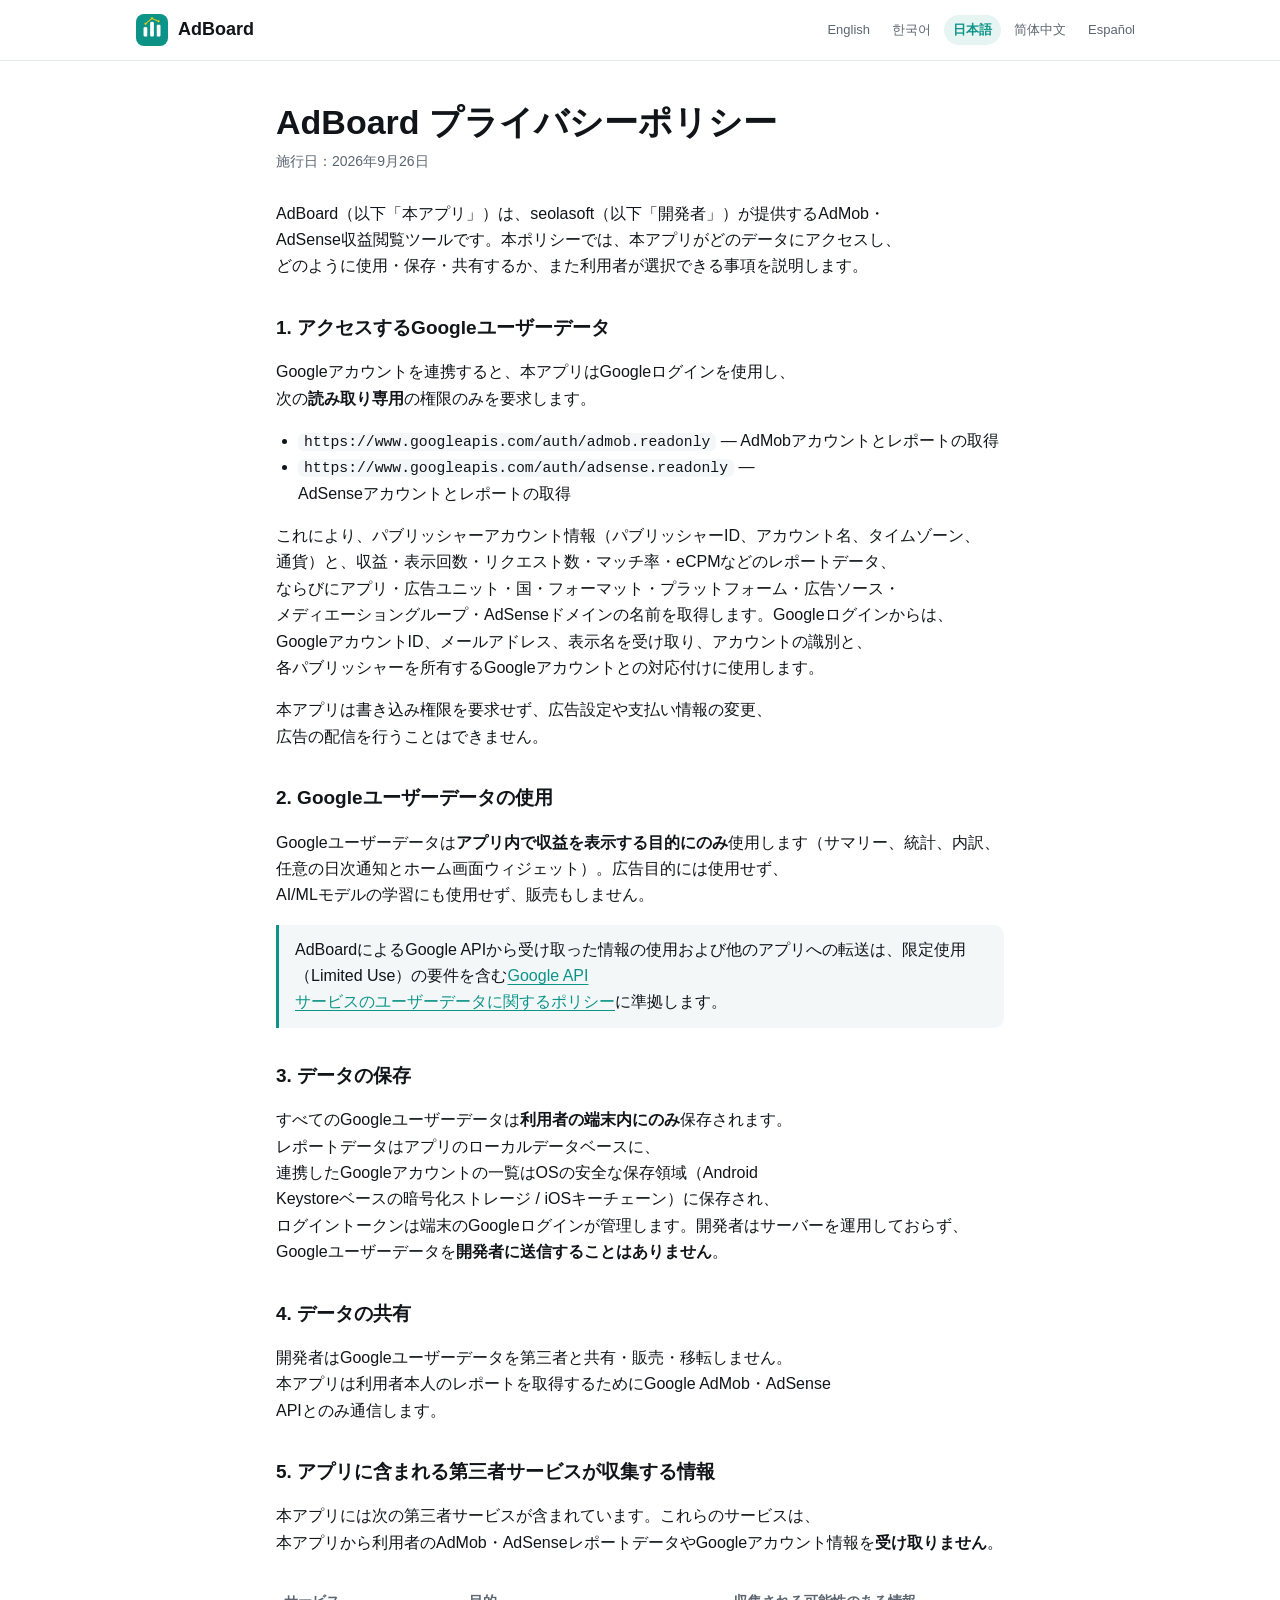
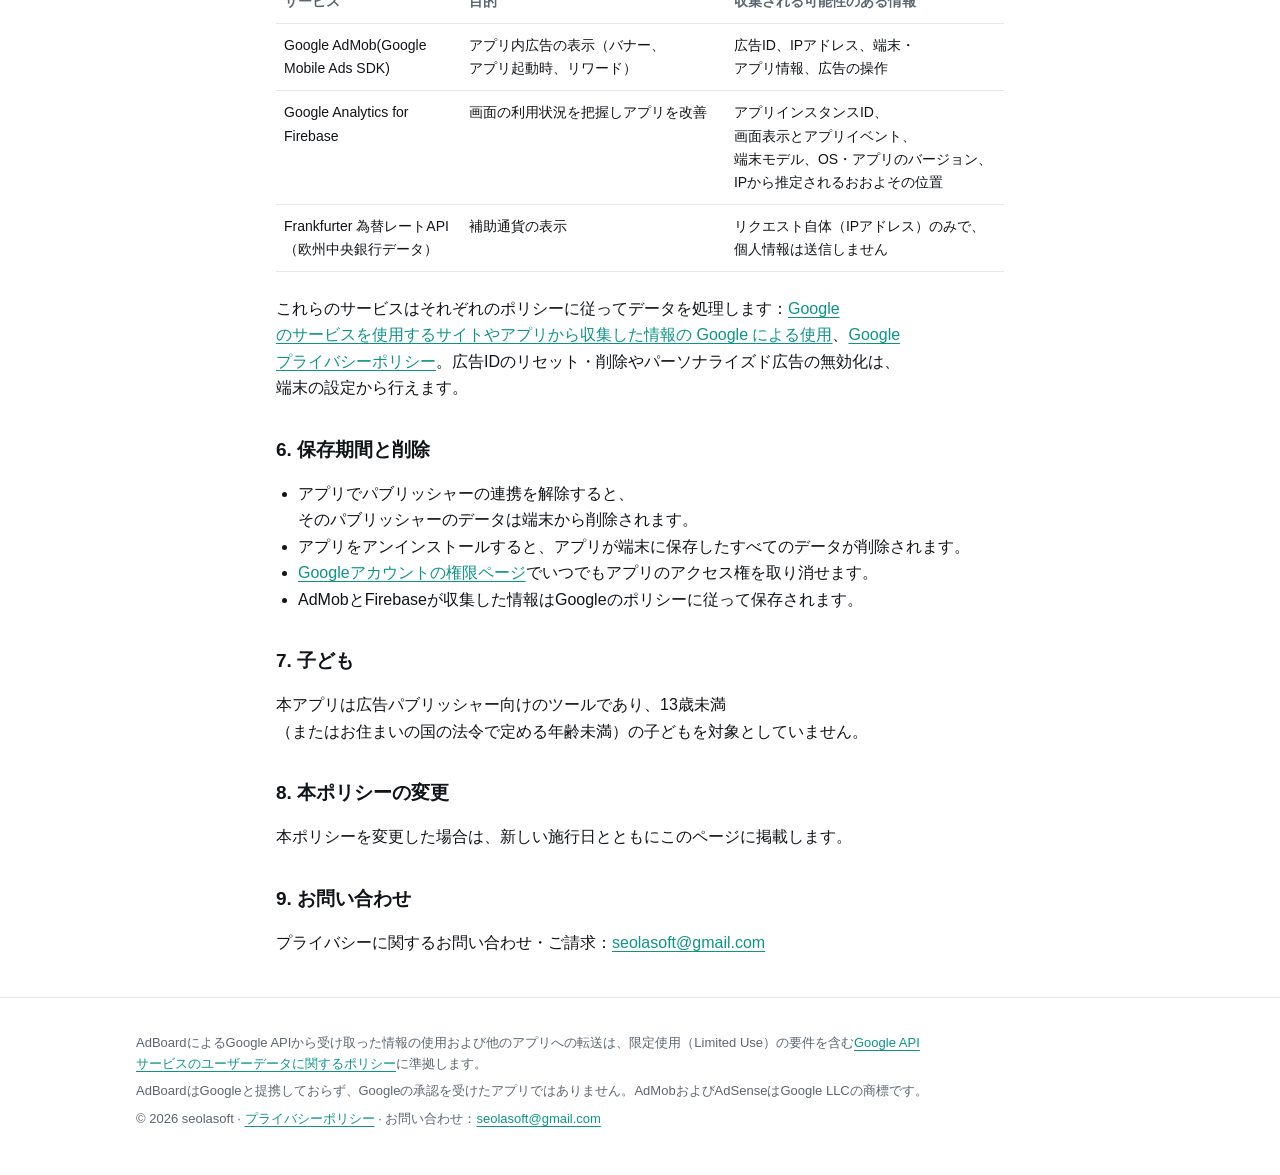
<file: ja/privacy.html>
<!DOCTYPE html>
<html lang="ja">
<head>
<meta charset="utf-8">
<meta name="viewport" content="width=device-width, initial-scale=1">
<title>AdBoard プライバシーポリシー</title>
<meta name="description" content="AdBoard（以下「本アプリ」）は、seolasoft（以下「開発者」）が提供するAdMob・AdSense収益閲覧ツールです。本ポリシーでは、本アプリがどのデータにアクセスし、どのように使用・保存・共有するか、また利用者が選択できる事項を説明します。">
<link rel="canonical" href="https://blood8879.github.io/adboard-privacy/ja/privacy.html">
<link rel="alternate" hreflang="en" href="https://blood8879.github.io/adboard-privacy/en/privacy.html"><link rel="alternate" hreflang="ko" href="https://blood8879.github.io/adboard-privacy/"><link rel="alternate" hreflang="ja" href="https://blood8879.github.io/adboard-privacy/ja/privacy.html"><link rel="alternate" hreflang="zh-Hans" href="https://blood8879.github.io/adboard-privacy/zh/privacy.html"><link rel="alternate" hreflang="es" href="https://blood8879.github.io/adboard-privacy/es/privacy.html"><link rel="alternate" hreflang="x-default" href="https://blood8879.github.io/adboard-privacy/en/privacy.html">
<meta property="og:title" content="AdBoard プライバシーポリシー">
<meta property="og:description" content="AdBoard（以下「本アプリ」）は、seolasoft（以下「開発者」）が提供するAdMob・AdSense収益閲覧ツールです。本ポリシーでは、本アプリがどのデータにアクセスし、どのように使用・保存・共有するか、また利用者が選択できる事項を説明します。">
<meta property="og:image" content="https://blood8879.github.io/adboard-privacy/assets/icon-512.png">
<meta name="theme-color" content="#0d9488">
<link rel="icon" href="../assets/icon-192.png">
<link rel="stylesheet" href="../assets/site.css">
</head>
<body>
<header class="top"><div class="wrap"><a class="brand" href="./"><img src="../assets/icon-192.png" alt="" width="32" height="32">AdBoard</a><nav class="langs" aria-label="Language"><a href="../en/privacy.html" hreflang="en" lang="en">English</a><a href="../" hreflang="ko" lang="ko">한국어</a><a href="privacy.html" hreflang="ja" lang="ja" aria-current="page">日本語</a><a href="../zh/privacy.html" hreflang="zh-Hans" lang="zh-Hans">简体中文</a><a href="../es/privacy.html" hreflang="es" lang="es">Español</a></nav></div></header>
<main class="doc"><div class="wrap narrow">
<h1>AdBoard プライバシーポリシー</h1>
<p class="meta">施行日：2026年9月26日</p>
<p>AdBoard（以下「本アプリ」）は、seolasoft（以下「開発者」）が提供するAdMob・AdSense収益閲覧ツールです。本ポリシーでは、本アプリがどのデータにアクセスし、どのように使用・保存・共有するか、また利用者が選択できる事項を説明します。</p>
<h2>1. アクセスするGoogleユーザーデータ</h2><p>Googleアカウントを連携すると、本アプリはGoogleログインを使用し、次の<strong>読み取り専用</strong>の権限のみを要求します。</p><ul><li><code>https://www.googleapis.com/auth/admob.readonly</code> — AdMobアカウントとレポートの取得</li><li><code>https://www.googleapis.com/auth/adsense.readonly</code> — AdSenseアカウントとレポートの取得</li></ul><p>これにより、パブリッシャーアカウント情報（パブリッシャーID、アカウント名、タイムゾーン、通貨）と、収益・表示回数・リクエスト数・マッチ率・eCPMなどのレポートデータ、ならびにアプリ・広告ユニット・国・フォーマット・プラットフォーム・広告ソース・メディエーショングループ・AdSenseドメインの名前を取得します。Googleログインからは、GoogleアカウントID、メールアドレス、表示名を受け取り、アカウントの識別と、各パブリッシャーを所有するGoogleアカウントとの対応付けに使用します。</p><p>本アプリは書き込み権限を要求せず、広告設定や支払い情報の変更、広告の配信を行うことはできません。</p><h2>2. Googleユーザーデータの使用</h2><p>Googleユーザーデータは<strong>アプリ内で収益を表示する目的にのみ</strong>使用します（サマリー、統計、内訳、任意の日次通知とホーム画面ウィジェット）。広告目的には使用せず、AI/MLモデルの学習にも使用せず、販売もしません。</p><p class="note">AdBoardによるGoogle APIから受け取った情報の使用および他のアプリへの転送は、限定使用（Limited Use）の要件を含む<a href="https://developers.google.com/terms/api-services-user-data-policy">Google API サービスのユーザーデータに関するポリシー</a>に準拠します。</p><h2>3. データの保存</h2><p>すべてのGoogleユーザーデータは<strong>利用者の端末内にのみ</strong>保存されます。レポートデータはアプリのローカルデータベースに、連携したGoogleアカウントの一覧はOSの安全な保存領域（Android Keystoreベースの暗号化ストレージ / iOSキーチェーン）に保存され、ログイントークンは端末のGoogleログインが管理します。開発者はサーバーを運用しておらず、Googleユーザーデータを<strong>開発者に送信することはありません</strong>。</p><h2>4. データの共有</h2><p>開発者はGoogleユーザーデータを第三者と共有・販売・移転しません。本アプリは利用者本人のレポートを取得するためにGoogle AdMob・AdSense APIとのみ通信します。</p><h2>5. アプリに含まれる第三者サービスが収集する情報</h2><p>本アプリには次の第三者サービスが含まれています。これらのサービスは、本アプリから利用者のAdMob・AdSenseレポートデータやGoogleアカウント情報を<strong>受け取りません</strong>。</p><div class="table-scroll"><table><tr><th>サービス</th><th>目的</th><th>収集される可能性のある情報</th></tr><tr><td>Google AdMob(Google Mobile Ads SDK)</td><td>アプリ内広告の表示（バナー、アプリ起動時、リワード）</td><td>広告ID、IPアドレス、端末・アプリ情報、広告の操作</td></tr><tr><td>Google Analytics for Firebase</td><td>画面の利用状況を把握しアプリを改善</td><td>アプリインスタンスID、画面表示とアプリイベント、端末モデル、OS・アプリのバージョン、IPから推定されるおおよその位置</td></tr><tr><td>Frankfurter 為替レートAPI（欧州中央銀行データ）</td><td>補助通貨の表示</td><td>リクエスト自体（IPアドレス）のみで、個人情報は送信しません</td></tr></table></div><p>これらのサービスはそれぞれのポリシーに従ってデータを処理します：<a href="https://policies.google.com/technologies/partner-sites">Google のサービスを使用するサイトやアプリから収集した情報の Google による使用</a>、<a href="https://policies.google.com/privacy">Google プライバシーポリシー</a>。広告IDのリセット・削除やパーソナライズド広告の無効化は、端末の設定から行えます。</p><h2>6. 保存期間と削除</h2><ul><li>アプリでパブリッシャーの連携を解除すると、そのパブリッシャーのデータは端末から削除されます。</li><li>アプリをアンインストールすると、アプリが端末に保存したすべてのデータが削除されます。</li><li><a href="https://myaccount.google.com/permissions">Googleアカウントの権限ページ</a>でいつでもアプリのアクセス権を取り消せます。</li><li>AdMobとFirebaseが収集した情報はGoogleのポリシーに従って保存されます。</li></ul><h2>7. 子ども</h2><p>本アプリは広告パブリッシャー向けのツールであり、13歳未満（またはお住まいの国の法令で定める年齢未満）の子どもを対象としていません。</p><h2>8. 本ポリシーの変更</h2><p>本ポリシーを変更した場合は、新しい施行日とともにこのページに掲載します。</p><h2>9. お問い合わせ</h2><p>プライバシーに関するお問い合わせ・ご請求：<a href="mailto:seolasoft@gmail.com">seolasoft@gmail.com</a></p>
</div></main>
<footer><div class="wrap">
<p>AdBoardによるGoogle APIから受け取った情報の使用および他のアプリへの転送は、限定使用（Limited Use）の要件を含む<a href="https://developers.google.com/terms/api-services-user-data-policy">Google API サービスのユーザーデータに関するポリシー</a>に準拠します。</p>
<p>AdBoardはGoogleと提携しておらず、Googleの承認を受けたアプリではありません。AdMobおよびAdSenseはGoogle LLCの商標です。</p>
<p>© 2026 seolasoft · <a href="privacy.html">プライバシーポリシー</a> · お問い合わせ：<a href="mailto:seolasoft@gmail.com">seolasoft@gmail.com</a></p>
</div></footer>
</body>
</html>
</file>
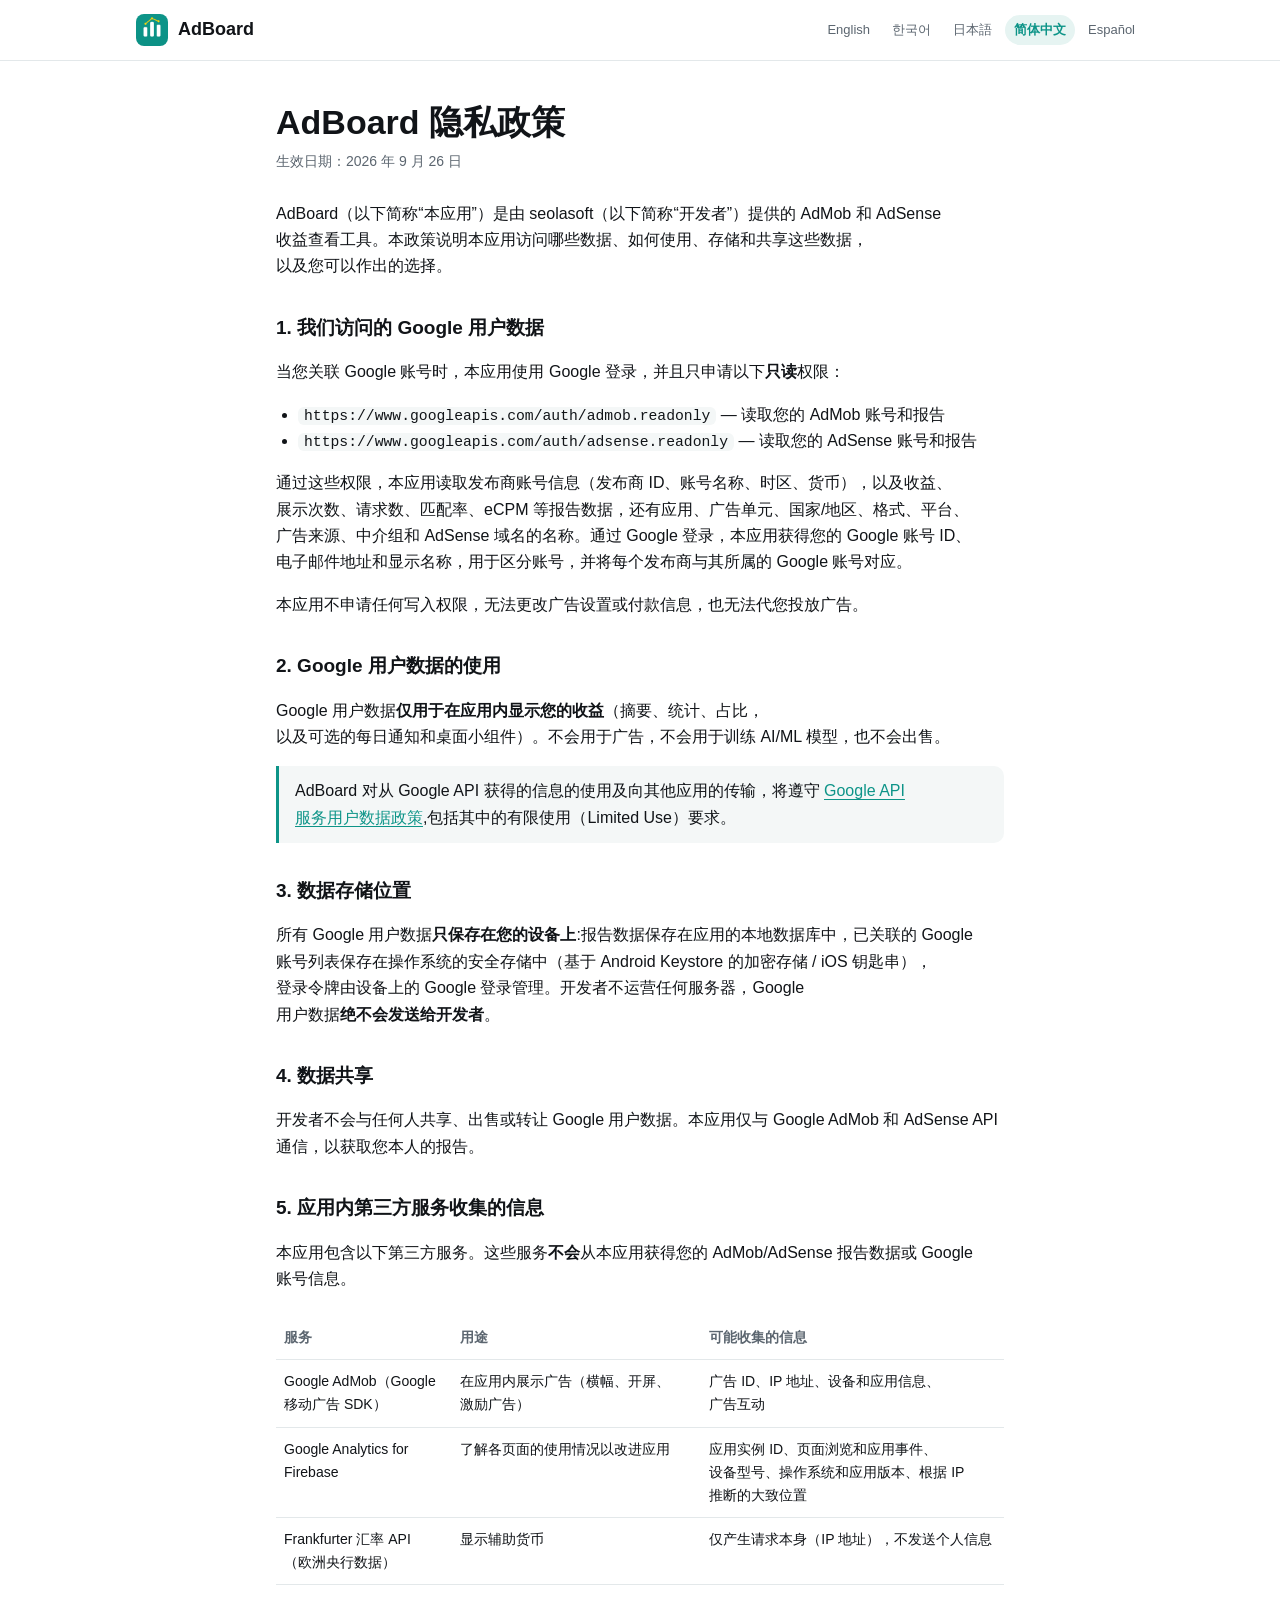
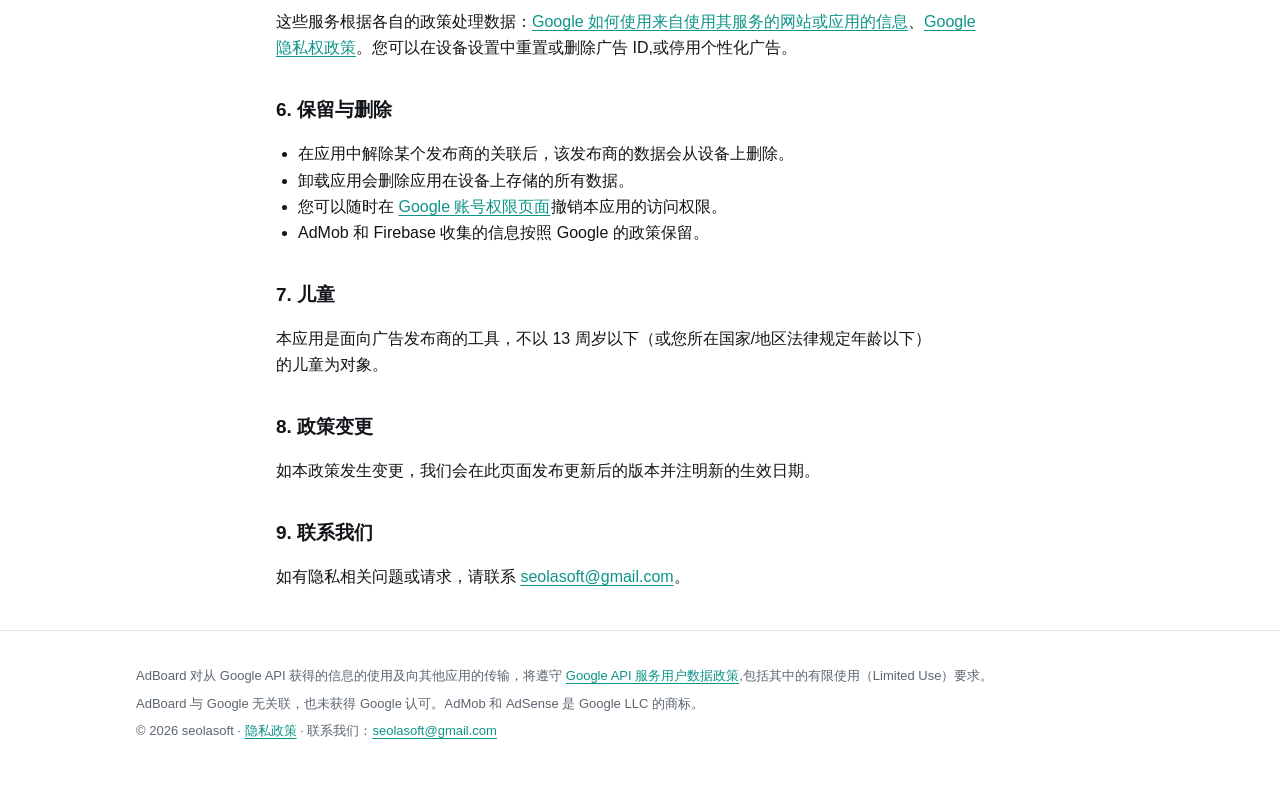
<file: zh/privacy.html>
<!DOCTYPE html>
<html lang="zh-Hans">
<head>
<meta charset="utf-8">
<meta name="viewport" content="width=device-width, initial-scale=1">
<title>AdBoard 隐私政策</title>
<meta name="description" content="AdBoard（以下简称“本应用”）是由 seolasoft（以下简称“开发者”）提供的 AdMob 和 AdSense 收益查看工具。本政策说明本应用访问哪些数据、如何使用、存储和共享这些数据，以及您可以作出的选择。">
<link rel="canonical" href="https://blood8879.github.io/adboard-privacy/zh/privacy.html">
<link rel="alternate" hreflang="en" href="https://blood8879.github.io/adboard-privacy/en/privacy.html"><link rel="alternate" hreflang="ko" href="https://blood8879.github.io/adboard-privacy/"><link rel="alternate" hreflang="ja" href="https://blood8879.github.io/adboard-privacy/ja/privacy.html"><link rel="alternate" hreflang="zh-Hans" href="https://blood8879.github.io/adboard-privacy/zh/privacy.html"><link rel="alternate" hreflang="es" href="https://blood8879.github.io/adboard-privacy/es/privacy.html"><link rel="alternate" hreflang="x-default" href="https://blood8879.github.io/adboard-privacy/en/privacy.html">
<meta property="og:title" content="AdBoard 隐私政策">
<meta property="og:description" content="AdBoard（以下简称“本应用”）是由 seolasoft（以下简称“开发者”）提供的 AdMob 和 AdSense 收益查看工具。本政策说明本应用访问哪些数据、如何使用、存储和共享这些数据，以及您可以作出的选择。">
<meta property="og:image" content="https://blood8879.github.io/adboard-privacy/assets/icon-512.png">
<meta name="theme-color" content="#0d9488">
<link rel="icon" href="../assets/icon-192.png">
<link rel="stylesheet" href="../assets/site.css">
</head>
<body>
<header class="top"><div class="wrap"><a class="brand" href="./"><img src="../assets/icon-192.png" alt="" width="32" height="32">AdBoard</a><nav class="langs" aria-label="Language"><a href="../en/privacy.html" hreflang="en" lang="en">English</a><a href="../" hreflang="ko" lang="ko">한국어</a><a href="../ja/privacy.html" hreflang="ja" lang="ja">日本語</a><a href="privacy.html" hreflang="zh-Hans" lang="zh-Hans" aria-current="page">简体中文</a><a href="../es/privacy.html" hreflang="es" lang="es">Español</a></nav></div></header>
<main class="doc"><div class="wrap narrow">
<h1>AdBoard 隐私政策</h1>
<p class="meta">生效日期：2026 年 9 月 26 日</p>
<p>AdBoard（以下简称“本应用”）是由 seolasoft（以下简称“开发者”）提供的 AdMob 和 AdSense 收益查看工具。本政策说明本应用访问哪些数据、如何使用、存储和共享这些数据，以及您可以作出的选择。</p>
<h2>1. 我们访问的 Google 用户数据</h2><p>当您关联 Google 账号时，本应用使用 Google 登录，并且只申请以下<strong>只读</strong>权限：</p><ul><li><code>https://www.googleapis.com/auth/admob.readonly</code> — 读取您的 AdMob 账号和报告</li><li><code>https://www.googleapis.com/auth/adsense.readonly</code> — 读取您的 AdSense 账号和报告</li></ul><p>通过这些权限，本应用读取发布商账号信息（发布商 ID、账号名称、时区、货币），以及收益、展示次数、请求数、匹配率、eCPM 等报告数据，还有应用、广告单元、国家/地区、格式、平台、广告来源、中介组和 AdSense 域名的名称。通过 Google 登录，本应用获得您的 Google 账号 ID、电子邮件地址和显示名称，用于区分账号，并将每个发布商与其所属的 Google 账号对应。</p><p>本应用不申请任何写入权限，无法更改广告设置或付款信息，也无法代您投放广告。</p><h2>2. Google 用户数据的使用</h2><p>Google 用户数据<strong>仅用于在应用内显示您的收益</strong>（摘要、统计、占比，以及可选的每日通知和桌面小组件）。不会用于广告，不会用于训练 AI/ML 模型，也不会出售。</p><p class="note">AdBoard 对从 Google API 获得的信息的使用及向其他应用的传输，将遵守 <a href="https://developers.google.com/terms/api-services-user-data-policy">Google API 服务用户数据政策</a>,包括其中的有限使用（Limited Use）要求。</p><h2>3. 数据存储位置</h2><p>所有 Google 用户数据<strong>只保存在您的设备上</strong>:报告数据保存在应用的本地数据库中，已关联的 Google 账号列表保存在操作系统的安全存储中（基于 Android Keystore 的加密存储 / iOS 钥匙串），登录令牌由设备上的 Google 登录管理。开发者不运营任何服务器，Google 用户数据<strong>绝不会发送给开发者</strong>。</p><h2>4. 数据共享</h2><p>开发者不会与任何人共享、出售或转让 Google 用户数据。本应用仅与 Google AdMob 和 AdSense API 通信，以获取您本人的报告。</p><h2>5. 应用内第三方服务收集的信息</h2><p>本应用包含以下第三方服务。这些服务<strong>不会</strong>从本应用获得您的 AdMob/AdSense 报告数据或 Google 账号信息。</p><div class="table-scroll"><table><tr><th>服务</th><th>用途</th><th>可能收集的信息</th></tr><tr><td>Google AdMob（Google 移动广告 SDK）</td><td>在应用内展示广告（横幅、开屏、激励广告）</td><td>广告 ID、IP 地址、设备和应用信息、广告互动</td></tr><tr><td>Google Analytics for Firebase</td><td>了解各页面的使用情况以改进应用</td><td>应用实例 ID、页面浏览和应用事件、设备型号、操作系统和应用版本、根据 IP 推断的大致位置</td></tr><tr><td>Frankfurter 汇率 API（欧洲央行数据）</td><td>显示辅助货币</td><td>仅产生请求本身（IP 地址），不发送个人信息</td></tr></table></div><p>这些服务根据各自的政策处理数据：<a href="https://policies.google.com/technologies/partner-sites">Google 如何使用来自使用其服务的网站或应用的信息</a>、<a href="https://policies.google.com/privacy">Google 隐私权政策</a>。您可以在设备设置中重置或删除广告 ID,或停用个性化广告。</p><h2>6. 保留与删除</h2><ul><li>在应用中解除某个发布商的关联后，该发布商的数据会从设备上删除。</li><li>卸载应用会删除应用在设备上存储的所有数据。</li><li>您可以随时在 <a href="https://myaccount.google.com/permissions">Google 账号权限页面</a>撤销本应用的访问权限。</li><li>AdMob 和 Firebase 收集的信息按照 Google 的政策保留。</li></ul><h2>7. 儿童</h2><p>本应用是面向广告发布商的工具，不以 13 周岁以下（或您所在国家/地区法律规定年龄以下）的儿童为对象。</p><h2>8. 政策变更</h2><p>如本政策发生变更，我们会在此页面发布更新后的版本并注明新的生效日期。</p><h2>9. 联系我们</h2><p>如有隐私相关问题或请求，请联系 <a href="mailto:seolasoft@gmail.com">seolasoft@gmail.com</a>。</p>
</div></main>
<footer><div class="wrap">
<p>AdBoard 对从 Google API 获得的信息的使用及向其他应用的传输，将遵守 <a href="https://developers.google.com/terms/api-services-user-data-policy">Google API 服务用户数据政策</a>,包括其中的有限使用（Limited Use）要求。</p>
<p>AdBoard 与 Google 无关联，也未获得 Google 认可。AdMob 和 AdSense 是 Google LLC 的商标。</p>
<p>© 2026 seolasoft · <a href="privacy.html">隐私政策</a> · 联系我们：<a href="mailto:seolasoft@gmail.com">seolasoft@gmail.com</a></p>
</div></footer>
</body>
</html>
</file>
<file: assets/site.css>
/* AdBoard 소개·개인정보처리방침 공용 스타일. _build/build.py가 만든 페이지들이 쓴다. */
:root {
  --bg: #ffffff;
  --bg-soft: #f4f7f7;
  --card: #f2f2f7;
  --text: #111418;
  --text-2: #5c6670;
  --line: #e3e8ea;
  --brand: #0d9488;
  --brand-ink: #ffffff;
  --brand-soft: #e6f4f2;
  --up: #1f9d4c;
  --down: #d14343;
  --amber: #e08600;
  --blue: #0a6fd8;
  --radius: 18px;
  --shadow: 0 1px 2px rgba(17, 20, 24, .06), 0 8px 28px rgba(17, 20, 24, .08);
  color-scheme: light;
}
@media (prefers-color-scheme: dark) {
  :root:not([data-theme="light"]) {
    --bg: #0f1214;
    --bg-soft: #161b1e;
    --card: #1d2327;
    --text: #eef2f4;
    --text-2: #9aa6ae;
    --line: #283036;
    --brand: #2dd4bf;
    --brand-ink: #062a26;
    --brand-soft: #123330;
    --up: #4ade80;
    --down: #f87171;
    --amber: #fbbf24;
    --blue: #60a5fa;
    --shadow: 0 1px 2px rgba(0, 0, 0, .4), 0 8px 28px rgba(0, 0, 0, .35);
    color-scheme: dark;
  }
}

* { box-sizing: border-box; }
html { -webkit-text-size-adjust: 100%; }
body {
  margin: 0;
  background: var(--bg);
  color: var(--text);
  font: 16px/1.65 -apple-system, BlinkMacSystemFont, "Segoe UI", Roboto, "Noto Sans",
    "Apple SD Gothic Neo", "Noto Sans KR", "Hiragino Sans", "Noto Sans JP",
    "PingFang SC", "Noto Sans SC", sans-serif;
}
a { color: var(--brand); text-underline-offset: 3px; }
code { font-size: .92em; background: var(--bg-soft); padding: 1px 6px; border-radius: 6px; overflow-wrap: anywhere; }

.wrap { max-width: 1040px; margin: 0 auto; padding: 0 16px; }
.narrow { max-width: 760px; }

/* 상단 바 */
.top { border-bottom: 1px solid var(--line); }
.top .wrap { display: flex; align-items: center; gap: 12px; min-height: 60px; flex-wrap: wrap; padding-top: 8px; padding-bottom: 8px; }
.brand { display: flex; align-items: center; gap: 10px; color: var(--text); text-decoration: none; font-weight: 700; font-size: 18px; }
.brand img { width: 32px; height: 32px; border-radius: 8px; }
.langs { margin-left: auto; display: flex; flex-wrap: wrap; gap: 4px; }
.langs a { font-size: 13px; color: var(--text-2); text-decoration: none; padding: 4px 9px; border-radius: 999px; }
.langs a:hover { background: var(--bg-soft); }
.langs a[aria-current="page"] { background: var(--brand-soft); color: var(--brand); font-weight: 600; }

/* 히어로 */
.hero { padding: 56px 0 40px; background: linear-gradient(180deg, var(--brand-soft), var(--bg) 70%); }
.hero .wrap { display: grid; grid-template-columns: 1.1fr .9fr; gap: 40px; align-items: center; }
.eyebrow { display: inline-block; font-size: 13px; font-weight: 600; color: var(--brand); letter-spacing: .02em; margin-bottom: 10px; }
.hero h1 { font-size: clamp(30px, 5vw, 46px); line-height: 1.18; margin: 0 0 16px; letter-spacing: -.01em; word-break: keep-all; }
.hero p.lead { font-size: 18px; color: var(--text-2); margin: 0 0 24px; word-break: keep-all; }
.cta { display: inline-flex; align-items: center; gap: 10px; background: var(--brand); color: var(--brand-ink); text-decoration: none; font-weight: 600; padding: 13px 22px; border-radius: 14px; box-shadow: var(--shadow); }
.cta:hover { filter: brightness(1.05); }
.cta svg { width: 20px; height: 20px; }
.sub-cta { display: block; margin-top: 12px; font-size: 13px; color: var(--text-2); }

/* 앱 화면 목업 — 실제 앱 카드 모양을 본뜬 예시다(수치는 예시). */
.phone { justify-self: center; width: min(320px, 100%); background: var(--bg); border: 1px solid var(--line); border-radius: 34px; padding: 18px 14px 20px; box-shadow: var(--shadow); }
.phone .ph-title { font-size: 20px; font-weight: 700; margin: 2px 6px 12px; }
.mcard { background: var(--card); border-radius: 16px; padding: 12px 14px; margin-bottom: 10px; }
.mcard .row { display: flex; justify-content: space-between; align-items: baseline; gap: 8px; }
.mcard .k { font-size: 13px; font-weight: 600; }
.mcard .c { font-size: 11px; color: var(--text-2); white-space: nowrap; overflow: hidden; text-overflow: ellipsis; }
.mcard .v { font-size: 26px; font-weight: 700; letter-spacing: -.01em; font-variant-numeric: tabular-nums; margin-top: 2px; }
.mcard .d { font-size: 12px; font-weight: 600; }
.mcard .spark { display: block; width: 100%; height: 34px; margin-top: 4px; }
.k.amber { color: var(--amber); } .k.green { color: var(--up); } .k.blue { color: var(--blue); }
.d.up { color: var(--up); } .d.down { color: var(--down); }
.bar { display: flex; height: 10px; border-radius: 6px; overflow: hidden; margin: 8px 0 6px; }
.bar span { display: block; }
.legend { display: flex; flex-wrap: wrap; gap: 4px 12px; font-size: 11px; color: var(--text-2); }
.legend i { display: inline-block; width: 8px; height: 8px; border-radius: 50%; margin-right: 5px; vertical-align: 1px; }
.mock-note { text-align: center; font-size: 11px; color: var(--text-2); margin: 8px 0 0; }

/* 섹션 */
section { padding: 48px 0; }
section h2 { font-size: clamp(22px, 3.4vw, 30px); margin: 0 0 8px; word-break: keep-all; }
section .intro { color: var(--text-2); margin: 0 0 28px; word-break: keep-all; }
.grid { display: grid; grid-template-columns: repeat(3, 1fr); gap: 16px; }
.feat { background: var(--bg-soft); border: 1px solid var(--line); border-radius: var(--radius); padding: 20px; }
.feat .ico { width: 40px; height: 40px; border-radius: 12px; background: var(--brand-soft); color: var(--brand); display: grid; place-items: center; margin-bottom: 12px; }
.feat .ico svg { width: 22px; height: 22px; }
.feat h3 { font-size: 17px; margin: 0 0 6px; word-break: keep-all; }
.feat p { margin: 0; font-size: 15px; color: var(--text-2); word-break: keep-all; }

.privacy-box { background: var(--brand-soft); border-radius: var(--radius); padding: 28px; }
.privacy-box ul { margin: 0 0 16px; padding-left: 20px; }
.privacy-box li { margin: 6px 0; word-break: keep-all; }

.langs-list { display: flex; flex-wrap: wrap; gap: 8px; margin: 0; padding: 0; list-style: none; }
.langs-list li { background: var(--bg-soft); border: 1px solid var(--line); border-radius: 999px; padding: 6px 14px; font-size: 14px; }

footer { border-top: 1px solid var(--line); padding: 28px 0 40px; font-size: 13px; color: var(--text-2); }
footer p { margin: 6px 0; word-break: keep-all; }

/* 개인정보처리방침 본문 */
.doc { padding: 40px 0 24px; }
.doc h1 { font-size: clamp(26px, 4vw, 34px); line-height: 1.25; margin: 0 0 6px; word-break: keep-all; }
.doc .meta { color: var(--text-2); margin: 0 0 28px; font-size: 14px; }
.doc h2 { font-size: 19px; margin: 32px 0 8px; word-break: keep-all; }
.doc p, .doc li { word-break: keep-all; }
.doc ul { padding-left: 22px; }
.doc .note { background: var(--bg-soft); border-left: 3px solid var(--brand); padding: 12px 16px; border-radius: 0 10px 10px 0; }
.doc table { width: 100%; border-collapse: collapse; font-size: 14px; margin: 8px 0; }
.doc th, .doc td { text-align: left; vertical-align: top; border-bottom: 1px solid var(--line); padding: 10px 8px; word-break: keep-all; }
.doc th { color: var(--text-2); font-weight: 600; }
.table-scroll { overflow-x: auto; }

@media (max-width: 860px) {
  .hero .wrap { grid-template-columns: 1fr; }
  .grid { grid-template-columns: repeat(2, 1fr); }
}
@media (max-width: 560px) {
  .hero { padding-top: 36px; }
  .grid { grid-template-columns: 1fr; }
  .langs { margin-left: 0; width: 100%; }
  .privacy-box { padding: 20px; }
}
</file>
